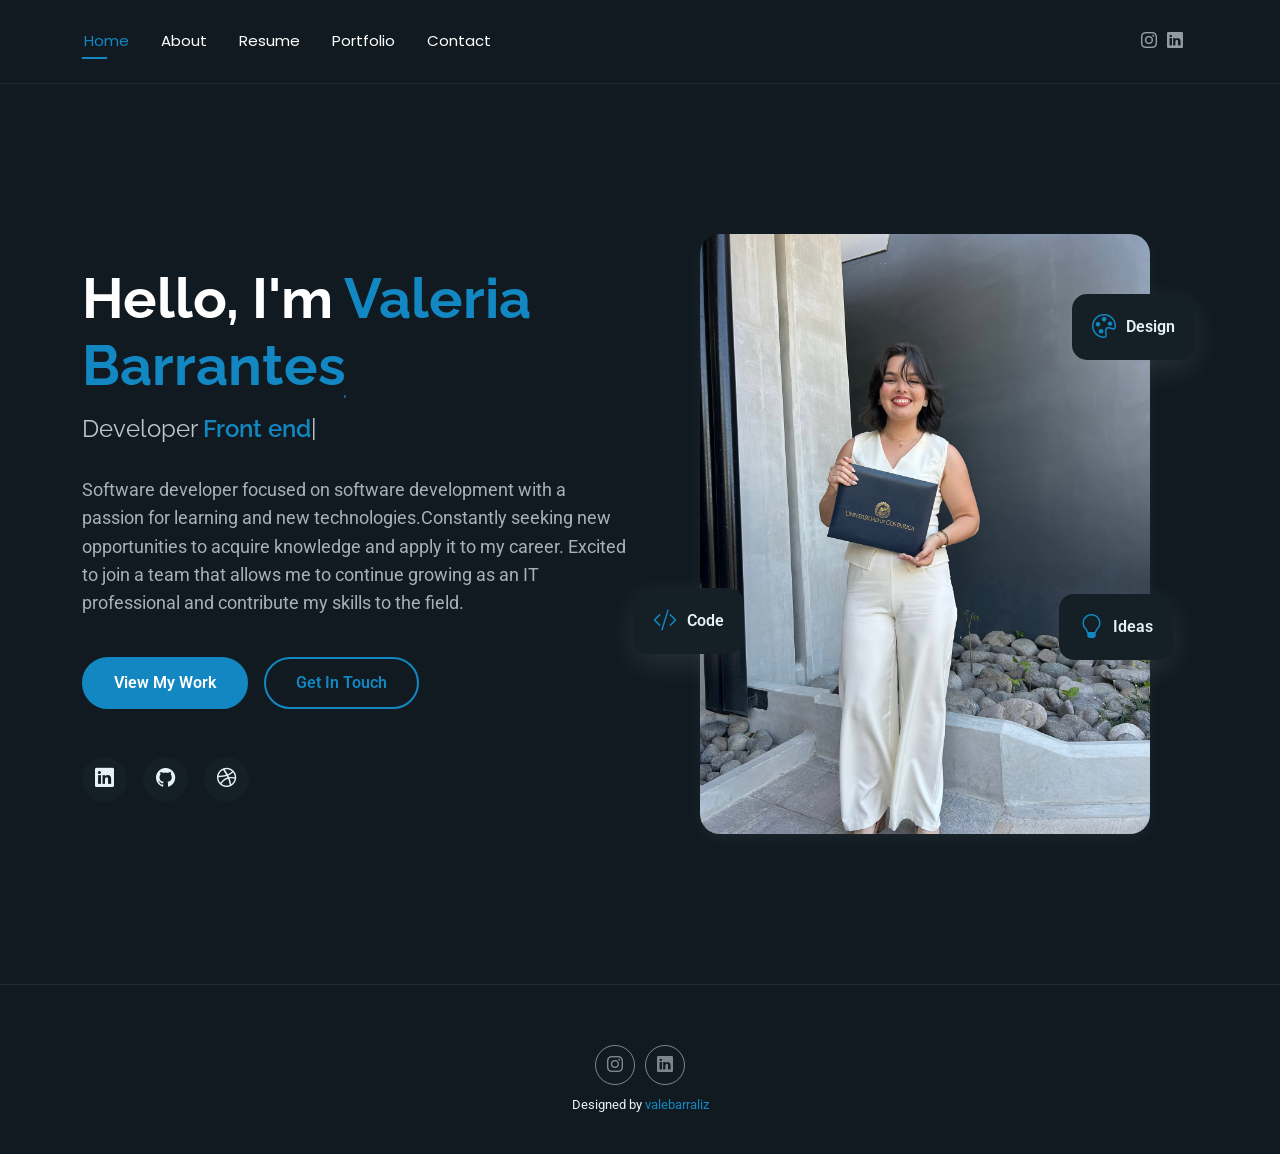
<file: index.html>
<!DOCTYPE html>
<html lang="en">

<head>
  <meta charset="utf-8">
  <meta content="width=device-width, initial-scale=1.0" name="viewport">
  <title>Portfolio Valeria Barrantes</title>
  <meta name="description" content="">
  <meta name="keywords" content="">

  <!-- Favicons -->
  <link href="assets/img/favicon.png" rel="icon">
  <link href="assets/img/apple-touch-icon.png" rel="apple-touch-icon">

  <!-- Fonts -->
  <link href="https://fonts.googleapis.com" rel="preconnect">
  <link href="https://fonts.gstatic.com" rel="preconnect" crossorigin>
  <link
    href="https://fonts.googleapis.com/css2?family=Roboto:ital,wght@0,100;0,300;0,400;0,500;0,700;0,900;1,100;1,300;1,400;1,500;1,700;1,900&family=Poppins:ital,wght@0,100;0,200;0,300;0,400;0,500;0,600;0,700;0,800;0,900;1,100;1,200;1,300;1,400;1,500;1,600;1,700;1,800;1,900&family=Raleway:ital,wght@0,100;0,200;0,300;0,400;0,500;0,600;0,700;0,800;0,900;1,100;1,200;1,300;1,400;1,500;1,600;1,700;1,800;1,900&display=swap"
    rel="stylesheet">

  <!-- Vendor CSS Files -->
  <link href="assets/vendor/bootstrap/css/bootstrap.min.css" rel="stylesheet">
  <link href="assets/vendor/bootstrap-icons/bootstrap-icons.css" rel="stylesheet">
  <link href="assets/vendor/aos/aos.css" rel="stylesheet">
  <link href="assets/vendor/swiper/swiper-bundle.min.css" rel="stylesheet">
  <link href="assets/vendor/glightbox/css/glightbox.min.css" rel="stylesheet">

  <!-- Main CSS File -->
  <link href="assets/css/main.css" rel="stylesheet">

  <!-- =======================================================
  * Template Name: FolioOne
  * Template URL: https://bootstrapmade.com/folioone-bootstrap-portfolio-website-template/
  * Updated: Aug 23 2025 with Bootstrap v5.3.7
  * Author: BootstrapMade.com
  * License: https://bootstrapmade.com/license/
  ======================================================== -->
</head>

<body class="index-page">

  <header id="header" class="header d-flex align-items-center light-background sticky-top">
    <div class="container position-relative d-flex align-items-center justify-content-between">

      <!-- <a href="index.html" class="logo d-flex align-items-center me-auto me-xl-0">
      <img src="assets/img/logo.webp" alt="">
      <h1 class="sitename">FolioOne</h1> 
    </a> -->

      <nav id="navmenu" class="navmenu">
        <ul>
          <li><a href="index.html" class="active">Home</a></li>
          <li><a href="about.html">About</a></li>
          <li><a href="resume.html">Resume</a></li>
          <li><a href="portfolio.html">Portfolio</a></li>
          <li><a href="contact.html">Contact</a></li>
        </ul>
        <i class="mobile-nav-toggle d-xl-none bi bi-list"></i>
      </nav>

      <div class="header-social-links">
        <a href="#" class="instagram"><i class="bi bi-instagram"></i></a>
        <a href="https://www.linkedin.com/in/mar%C3%ADa-valeria-barrantes-lizano-5641b323a/" class="linkedin"><i class="bi bi-linkedin"></i></a>
      </div>

    </div>
  </header>

  <main class="main">

    <!-- Hero Section -->
    <section id="hero" class="hero section">

      <div class="container" data-aos="fade-up" data-aos-delay="100">

        <div class="row gy-4 align-items-center">
          <div class="col-lg-6 order-2 order-lg-1">
            <div class="hero-content">
              <h1 data-aos="fade-up" data-aos-delay="200">Hello, I'm <span class="highlight">Valeria Barrantes</span>
              </h1>
              <h2 data-aos="fade-up" data-aos-delay="300">Developer <span class="typed"
                  data-typed-items=" Front end, QA , UI/UX Designer , IT SUPPORT "></span></h2>
              <p data-aos="fade-up" data-aos-delay="400">Software developer focused on software development with a
                passion for learning and new technologies.Constantly seeking new opportunities to acquire knowledge and apply it to my career. Excited to join a team that
                allows me to continue growing as an IT professional and contribute my skills to the field.</p>
              <div class="hero-actions" data-aos="fade-up" data-aos-delay="500">
                <a href="portfolio.html" class="btn btn-primary">View My Work</a>
                <a href="contact.html" class="btn btn-outline">Get In Touch</a>
              </div>
              <div class="social-links" data-aos="fade-up" data-aos-delay="600">
                <a href="https://www.linkedin.com/in/mar%C3%ADa-valeria-barrantes-lizano-5641b323a/"><i class="bi bi-linkedin"></i></a>
                <a href="#"><i class="bi bi-github"></i></a>
                <a href="#"><i class="bi bi-dribbble"></i></a>
              </div>
            </div>
          </div>
          <div class="col-lg-6 order-1 order-lg-2">
            <div class="hero-image" data-aos="zoom-in" data-aos-delay="300">
              <div class="image-wrapper">
                <img src="assets/img/profile/fotoprofile.jpeg" alt="Sarah Mitchell" class="img-fluid">
                <div class="floating-elements">
                  <div class="floating-card design" data-aos="fade-left" data-aos-delay="700">
                    <i class="bi bi-palette"></i>
                    <span>Design</span>
                  </div>
                  <div class="floating-card code" data-aos="fade-right" data-aos-delay="800">
                    <i class="bi bi-code-slash"></i>
                    <span>Code</span>
                  </div>
                  <div class="floating-card creativity" data-aos="fade-up" data-aos-delay="900">
                    <i class="bi bi-lightbulb"></i>
                    <span>Ideas</span>
                  </div>
                </div>
              </div>
            </div>
          </div>
        </div>

      </div>

    </section><!-- /Hero Section -->

  </main>

  <footer id="footer" class="footer">

    <div class="container">
      <div class="social-links d-flex justify-content-center">
        <a href=""><i class="bi bi-instagram"></i></a>
        <a href="https://www.linkedin.com/in/mar%C3%ADa-valeria-barrantes-lizano-5641b323a/"><i class="bi bi-linkedin"></i></a>
      </div>
      <div class="credits">
        <!-- All the links in the footer should remain intact. -->
        <!-- You can delete the links only if you've purchased the pro version. -->
        <!-- Licensing information: https://bootstrapmade.com/license/ -->
        <!-- Purchase the pro version with working PHP/AJAX contact form: [buy-url] -->
        Designed by <a href="https://bootstrapmade.com/">valebarraliz</a>
      </div>
    </div>

  </footer>

  <!-- Scroll Top -->
  <a href="#" id="scroll-top" class="scroll-top d-flex align-items-center justify-content-center"><i
      class="bi bi-arrow-up-short"></i></a>

  <!-- Preloader -->
  <div id="preloader"></div>

  <!-- Vendor JS Files -->
  <script src="assets/vendor/bootstrap/js/bootstrap.bundle.min.js"></script>
  <script src="assets/vendor/php-email-form/validate.js"></script>
  <script src="assets/vendor/aos/aos.js"></script>
  <script src="assets/vendor/typed.js/typed.umd.js"></script>
  <script src="assets/vendor/waypoints/noframework.waypoints.js"></script>
  <script src="assets/vendor/purecounter/purecounter_vanilla.js"></script>
  <script src="assets/vendor/swiper/swiper-bundle.min.js"></script>
  <script src="assets/vendor/imagesloaded/imagesloaded.pkgd.min.js"></script>
  <script src="assets/vendor/isotope-layout/isotope.pkgd.min.js"></script>
  <script src="assets/vendor/glightbox/js/glightbox.min.js"></script>

  <!-- Main JS File -->
  <script src="assets/js/main.js"></script>

</body>

</html>
</file>
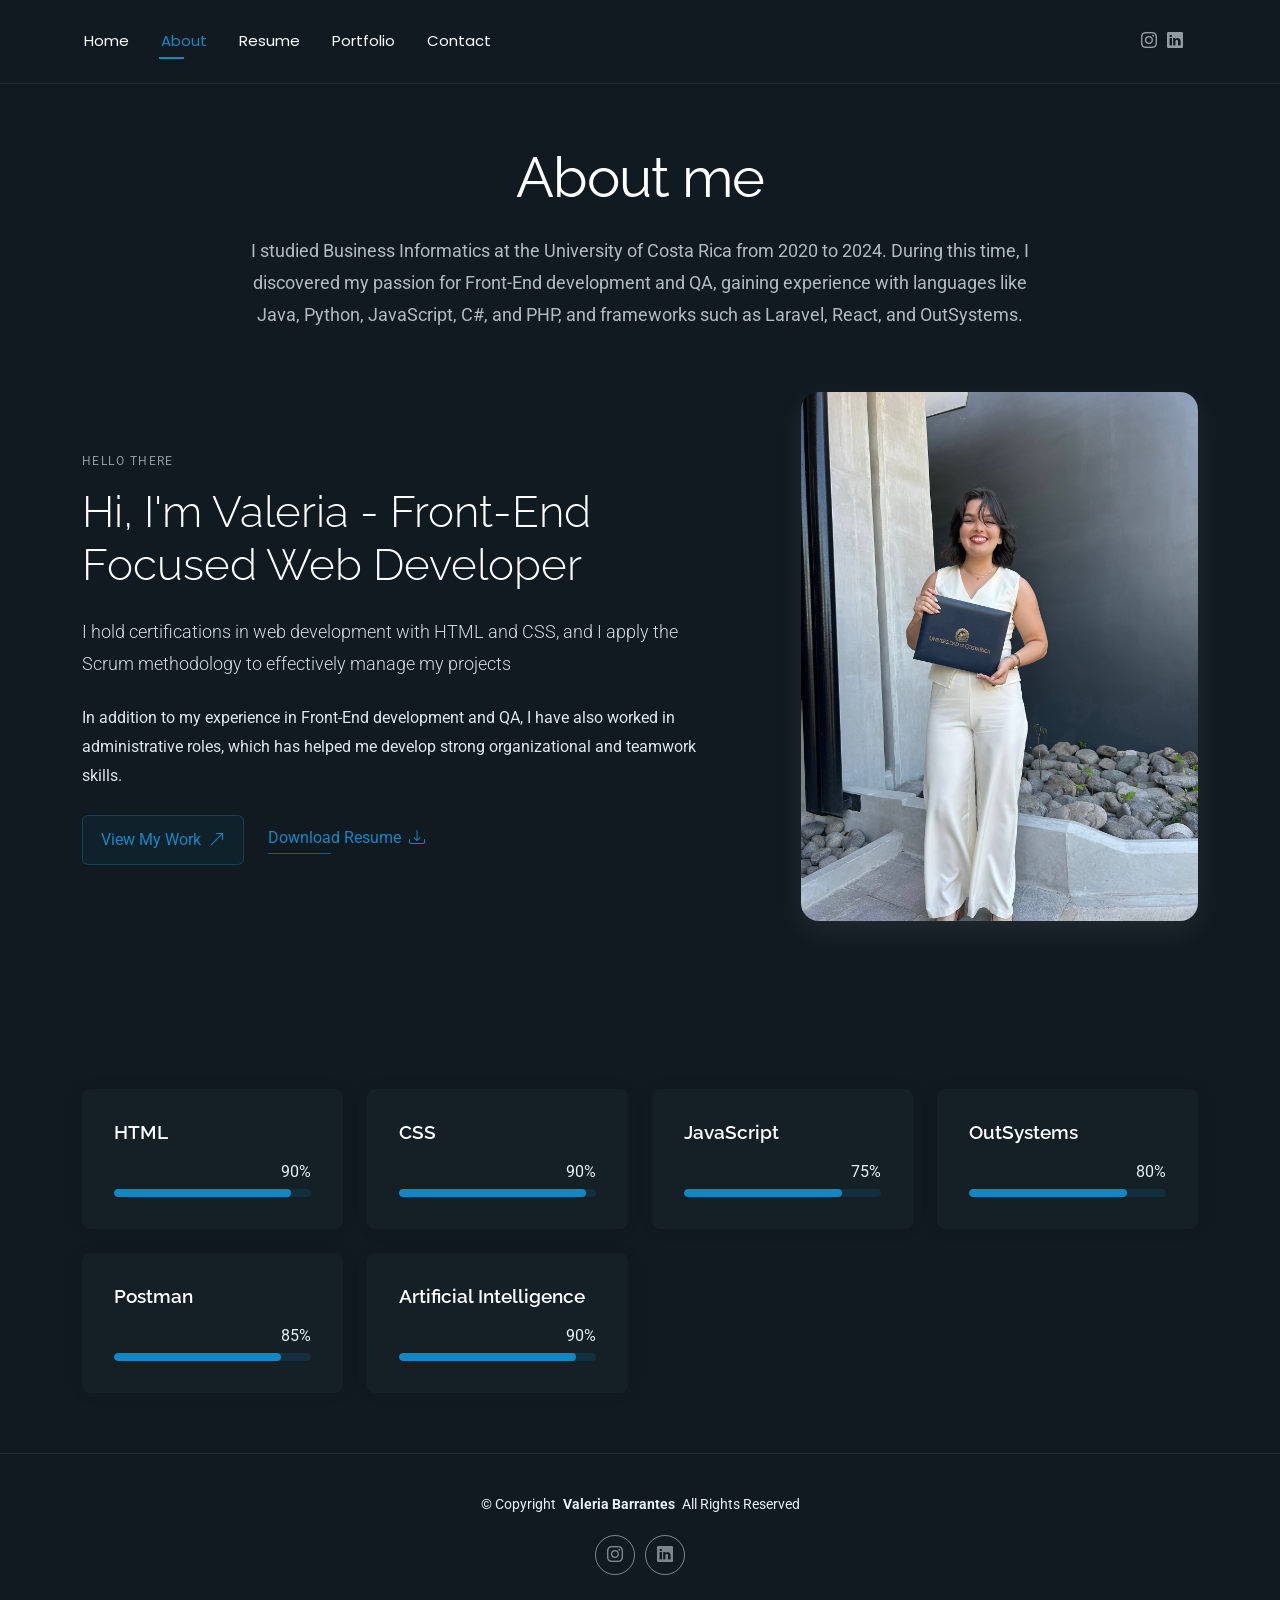
<file: about.html>
<!DOCTYPE html>
<html lang="en">

<head>
  <meta charset="utf-8">
  <meta content="width=device-width, initial-scale=1.0" name="viewport">
  <title>Portfolio Valeria Barrantes</title>
  <meta name="description" content="">
  <meta name="keywords" content="">

  <!-- Favicons -->
  <link href="assets/img/favicon.png" rel="icon">
  <link href="assets/img/apple-touch-icon.png" rel="apple-touch-icon">

  <!-- Fonts -->
  <link href="https://fonts.googleapis.com" rel="preconnect">
  <link href="https://fonts.gstatic.com" rel="preconnect" crossorigin>
  <link
    href="https://fonts.googleapis.com/css2?family=Roboto:ital,wght@0,100;0,300;0,400;0,500;0,700;0,900;1,100;1,300;1,400;1,500;1,700;1,900&family=Poppins:ital,wght@0,100;0,200;0,300;0,400;0,500;0,600;0,700;0,800;0,900;1,100;1,200;1,300;1,400;1,500;1,600;1,700;1,800;1,900&family=Raleway:ital,wght@0,100;0,200;0,300;0,400;0,500;0,600;0,700;0,800;0,900;1,100;1,200;1,300;1,400;1,500;1,600;1,700;1,800;1,900&display=swap"
    rel="stylesheet">

  <!-- Vendor CSS Files -->
  <link href="assets/vendor/bootstrap/css/bootstrap.min.css" rel="stylesheet">
  <link href="assets/vendor/bootstrap-icons/bootstrap-icons.css" rel="stylesheet">
  <link href="assets/vendor/aos/aos.css" rel="stylesheet">
  <link href="assets/vendor/swiper/swiper-bundle.min.css" rel="stylesheet">
  <link href="assets/vendor/glightbox/css/glightbox.min.css" rel="stylesheet">

  <!-- Main CSS File -->
  <link href="assets/css/main.css" rel="stylesheet">

  <!-- =======================================================
  * Template Name: FolioOne
  * Template URL: https://bootstrapmade.com/folioone-bootstrap-portfolio-website-template/
  * Updated: Aug 23 2025 with Bootstrap v5.3.7
  * Author: BootstrapMade.com
  * License: https://bootstrapmade.com/license/
  ======================================================== -->
</head>

<body class="about-page">

  <header id="header" class="header d-flex align-items-center light-background sticky-top">
    <div class="container position-relative d-flex align-items-center justify-content-between">

      <!-- <a href="index.html" class="logo d-flex align-items-center me-auto me-xl-0">
      <img src="assets/img/logo.webp" alt="">
      <h1 class="sitename">FolioOne</h1> 
    </a> -->

      <nav id="navmenu" class="navmenu">
        <ul>
          <li><a href="index.html">Home</a></li>
          <li><a href="about.html" class="active">About</a></li>
          <li><a href="resume.html">Resume</a></li>
          <li><a href="portfolio.html">Portfolio</a></li>
          <li><a href="contact.html">Contact</a></li>
        </ul>
        <i class="mobile-nav-toggle d-xl-none bi bi-list"></i>
      </nav>

      <div class="header-social-links">
        <a href="#" class="instagram"><i class="bi bi-instagram"></i></a>
        <a href="https://www.linkedin.com/in/mar%C3%ADa-valeria-barrantes-lizano-5641b323a/" class="linkedin"><i
            class="bi bi-linkedin"></i></a>
      </div>

    </div>
  </header>

  <main class="main">

    <!-- About Section -->
    <section id="about" class="about section">

      <!-- Section Title -->
      <div class="container section-title" data-aos="fade-up">
        <h2>About me</h2>
        <p>I studied Business Informatics at the University of Costa Rica from 2020 to 2024. During this time, I
          discovered my passion for Front-End development and QA, gaining experience with languages like Java, Python,
          JavaScript, C#, and PHP, and frameworks such as Laravel, React, and OutSystems.</p>
      </div><!-- End Section Title -->

      <div class="container" data-aos="fade-up" data-aos-delay="100">

        <!-- Intro + Photo -->
        <div class="row align-items-center justify-content-between gy-5 mb-5">
          <div class="col-lg-7" data-aos="fade-right" data-aos-delay="150">
            <div class="intro-content">
              <span class="eyebrow">Hello there</span>
              <h2 class="headline">Hi, I'm Valeria - Front-End Focused Web Developer</h2>
              <p class="lead">
                I hold certifications in web development with HTML and CSS, and I apply the Scrum methodology to
                effectively manage my projects
              </p>
              <p>
                In addition to my experience in Front-End development and QA, I have also worked in administrative
                roles, which has helped me develop strong organizational and teamwork skills.
              </p>

              <div class="cta-group">
                <a href="portfolio.html" class="btn-ghost">
                  View My Work <i class="bi bi-arrow-up-right"></i>
                </a>
                <a href="https://drive.google.com/drive/folders/175TOWBfy6tlUDNVs8IAj7yURMh4tkR0g?usp=sharing"
                  class="link-underline">
                  Download Resume <i class="bi bi-download"></i>
                </a>
              </div>
            </div>
          </div>

          <div class="col-lg-5" data-aos="zoom-in" data-aos-delay="250">
            <figure class="profile-figure text-center text-lg-end">
              <img src="assets/img/profile/fotoprofile.jpeg" alt="Portrait of Alex" class="img-fluid profile-photo">
            </figure>
          </div>
        </div>
        <!-- End Intro + Photo -->

      </div>

    </section><!-- /About Section -->

    <!-- Skills Section -->
    <section id="skills" class="skills section">

      <div class="container" data-aos="fade-up" data-aos-delay="100">

        <div class="row g-4 skills-animation">

          <div class="col-md-6 col-lg-3" data-aos="fade-up" data-aos-delay="100">
            <div class="skill-box">
              <h3>HTML</h3>
              <span class="text-end d-block">90%</span>
              <div class="progress">
                <div class="progress-bar" role="progressbar" aria-valuenow="90" aria-valuemin="0" aria-valuemax="100">
                </div>
              </div>
            </div>
          </div>

          <div class="col-md-6 col-lg-3" data-aos="fade-up" data-aos-delay="200">
            <div class="skill-box">
              <h3>CSS</h3>
              <span class="text-end d-block">90%</span>
              <div class="progress">
                <div class="progress-bar" role="progressbar" aria-valuenow="95" aria-valuemin="0" aria-valuemax="100">
                </div>
              </div>
            </div>
          </div>

          <div class="col-md-6 col-lg-3" data-aos="fade-up" data-aos-delay="300">
            <div class="skill-box">
              <h3>JavaScript</h3>
              <span class="text-end d-block">75%</span>
              <div class="progress">
                <div class="progress-bar" role="progressbar" aria-valuenow="80" aria-valuemin="0" aria-valuemax="100">
                </div>
              </div>
            </div>
          </div>

          <div class="col-md-6 col-lg-3" data-aos="fade-up" data-aos-delay="300">
            <div class="skill-box">
              <h3>OutSystems</h3>
              <span class="text-end d-block">80%</span>
              <div class="progress">
                <div class="progress-bar" role="progressbar" aria-valuenow="80" aria-valuemin="0" aria-valuemax="100">
                </div>
              </div>
            </div>
          </div>

          <div class="col-md-6 col-lg-3" data-aos="fade-up" data-aos-delay="400">
            <div class="skill-box">
              <h3>Postman</h3>
              <span class="text-end d-block">85%</span>
              <div class="progress">
                <div class="progress-bar" role="progressbar" aria-valuenow="85" aria-valuemin="0" aria-valuemax="100">
                </div>
              </div>
            </div>
          </div>

          <div class="col-md-6 col-lg-3" data-aos="fade-up" data-aos-delay="500">
            <div class="skill-box">
              <h3>Artificial Intelligence</h3>
              <span class="text-end d-block">90%</span>
              <div class="progress">
                <div class="progress-bar" role="progressbar" aria-valuenow="90" aria-valuemin="0" aria-valuemax="100">
                </div>
              </div>
            </div>
          </div>

        </div><!-- End row -->

      </div><!-- End container -->

    </section><!-- /Skills Section -->

  </main>

  <footer id="footer" class="footer">

    <div class="container">
      <div class="copyright text-center ">
        <p>© <span>Copyright</span> <strong class="px-1 sitename">Valeria Barrantes</strong> <span>All Rights
            Reserved<br></span>
        </p>
      </div>
      <div class="social-links d-flex justify-content-center">
        <a href=""><i class="bi bi-instagram"></i></a>
        <a href="https://www.linkedin.com/in/mar%C3%ADa-valeria-barrantes-lizano-5641b323a/"><i
            class="bi bi-linkedin"></i></a>
      </div>
      <div class="credits">
        <!-- All the links in the footer should remain intact. -->
        <!-- You can delete the links only if you've purchased the pro version. -->
        <!-- Licensing information: https://bootstrapmade.com/license/ -->
        <!-- Purchase the pro version with working PHP/AJAX contact form: [buy-url] -->
      </div>
    </div>

  </footer>

  <!-- Scroll Top -->
  <a href="#" id="scroll-top" class="scroll-top d-flex align-items-center justify-content-center"><i
      class="bi bi-arrow-up-short"></i></a>

  <!-- Preloader -->
  <div id="preloader"></div>

  <!-- Vendor JS Files -->
  <script src="assets/vendor/bootstrap/js/bootstrap.bundle.min.js"></script>
  <script src="assets/vendor/php-email-form/validate.js"></script>
  <script src="assets/vendor/aos/aos.js"></script>
  <script src="assets/vendor/typed.js/typed.umd.js"></script>
  <script src="assets/vendor/waypoints/noframework.waypoints.js"></script>
  <script src="assets/vendor/purecounter/purecounter_vanilla.js"></script>
  <script src="assets/vendor/swiper/swiper-bundle.min.js"></script>
  <script src="assets/vendor/imagesloaded/imagesloaded.pkgd.min.js"></script>
  <script src="assets/vendor/isotope-layout/isotope.pkgd.min.js"></script>
  <script src="assets/vendor/glightbox/js/glightbox.min.js"></script>

  <!-- Main JS File -->
  <script src="assets/js/main.js"></script>

</body>

</html>
</file>
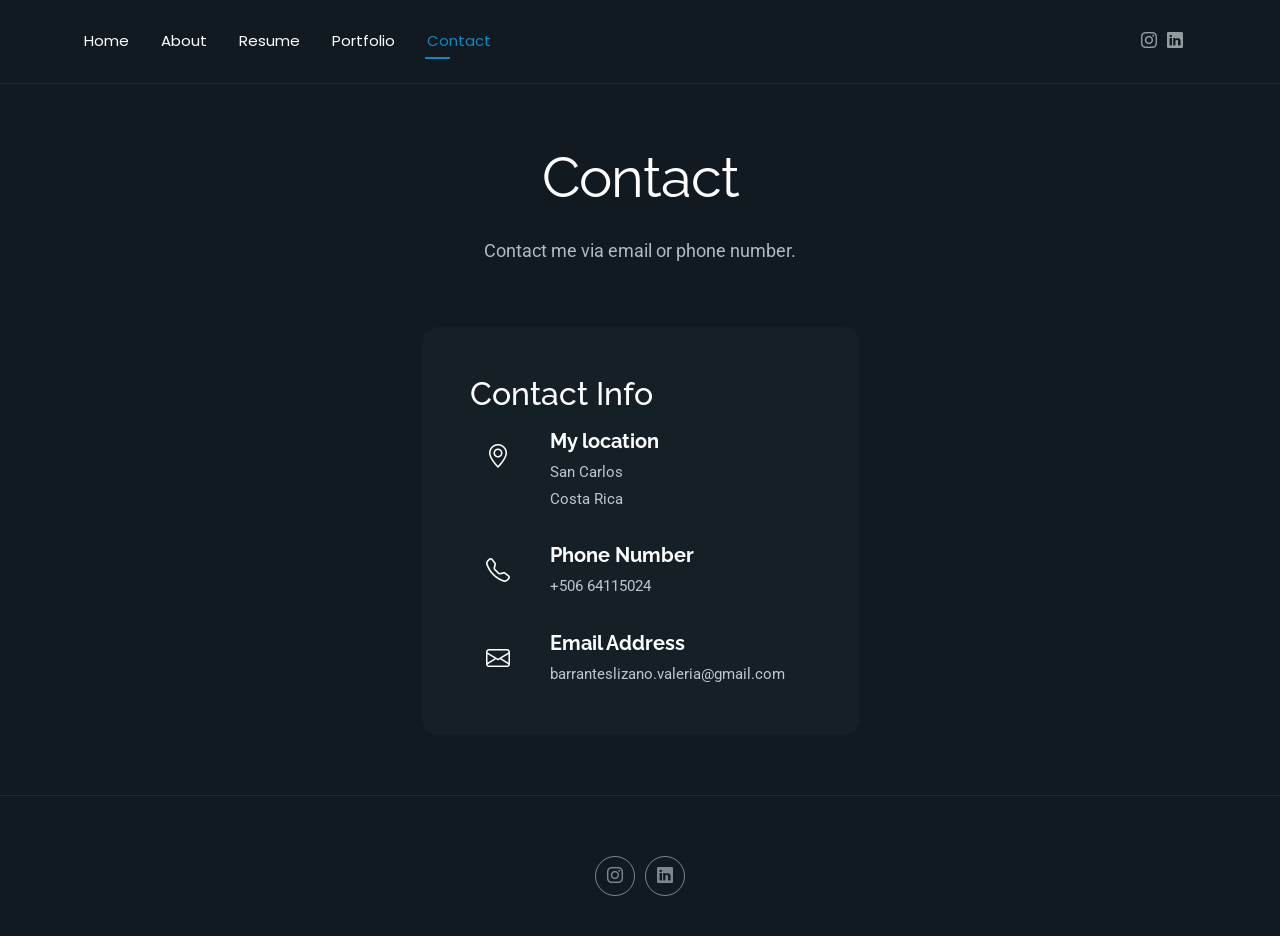
<file: contact.html>
<!DOCTYPE html>
<html lang="en">

<head>
  <meta charset="utf-8">
  <meta content="width=device-width, initial-scale=1.0" name="viewport">
  <title>Portfolio Valeria Barrantes</title>
  <meta name="description" content="">
  <meta name="keywords" content="">

  <!-- Favicons -->
  <link href="assets/img/favicon.png" rel="icon">
  <link href="assets/img/apple-touch-icon.png" rel="apple-touch-icon">

  <!-- Fonts -->
  <link href="https://fonts.googleapis.com" rel="preconnect">
  <link href="https://fonts.gstatic.com" rel="preconnect" crossorigin>
  <link
    href="https://fonts.googleapis.com/css2?family=Roboto:ital,wght@0,100;0,300;0,400;0,500;0,700;0,900;1,100;1,300;1,400;1,500;1,700;1,900&family=Poppins:ital,wght@0,100;0,200;0,300;0,400;0,500;0,600;0,700;0,800;0,900;1,100;1,200;1,300;1,400;1,500;1,600;1,700;1,800;1,900&family=Raleway:ital,wght@0,100;0,200;0,300;0,400;0,500;0,600;0,700;0,800;0,900;1,100;1,200;1,300;1,400;1,500;1,600;1,700;1,800;1,900&display=swap"
    rel="stylesheet">

  <!-- Vendor CSS Files -->
  <link href="assets/vendor/bootstrap/css/bootstrap.min.css" rel="stylesheet">
  <link href="assets/vendor/bootstrap-icons/bootstrap-icons.css" rel="stylesheet">
  <link href="assets/vendor/aos/aos.css" rel="stylesheet">
  <link href="assets/vendor/swiper/swiper-bundle.min.css" rel="stylesheet">
  <link href="assets/vendor/glightbox/css/glightbox.min.css" rel="stylesheet">

  <!-- Main CSS File -->
  <link href="assets/css/main.css" rel="stylesheet">

  <!-- =======================================================
  * Template Name: FolioOne
  * Template URL: https://bootstrapmade.com/folioone-bootstrap-portfolio-website-template/
  * Updated: Aug 23 2025 with Bootstrap v5.3.7
  * Author: BootstrapMade.com
  * License: https://bootstrapmade.com/license/
  ======================================================== -->
</head>

<body class="contact-page">

  <header id="header" class="header d-flex align-items-center light-background sticky-top">
    <div class="container position-relative d-flex align-items-center justify-content-between">

      <!-- <a href="index.html" class="logo d-flex align-items-center me-auto me-xl-0">
      <img src="assets/img/logo.webp" alt="">
      <h1 class="sitename">FolioOne</h1> 
    </a> -->

      <nav id="navmenu" class="navmenu">
        <ul>
          <li><a href="index.html">Home</a></li>
          <li><a href="about.html">About</a></li>
          <li><a href="resume.html">Resume</a></li>
          <li><a href="portfolio.html">Portfolio</a></li>
          <li><a href="contact.html" class="active">Contact</a></li>
        </ul>
        <i class="mobile-nav-toggle d-xl-none bi bi-list"></i>
      </nav>

      <div class="header-social-links">
        <a href="#" class="instagram"><i class="bi bi-instagram"></i></a>
        <a href="https://www.linkedin.com/in/mar%C3%ADa-valeria-barrantes-lizano-5641b323a/" class="linkedin"><i class="bi bi-linkedin"></i></a>
      </div>

    </div>
  </header>

  <main class="main">

    <!-- Contact Section -->
    <section id="contact" class="contact section">

      <!-- Section Title -->
      <div class="container section-title" data-aos="fade-up">
        <h2>Contact</h2>
        <p>Contact me via email or phone number.</p>
      </div><!-- End Section Title -->

      <div class="container" data-aos="fade-up" data-aos-delay="100">

        <div class="row g-4 g-lg-5 justify-content-center">
          <div class="col-lg-5 mx-auto">
            <div class="info-box" data-aos="fade-up" data-aos-delay="200">
              <h3>Contact Info</h3>

              <div class="info-item" data-aos="fade-up" data-aos-delay="300">
                <div class="icon-box">
                  <i class="bi bi-geo-alt"></i>
                </div>
                <div class="content">
                  <h4>My location</h4>
                  <p>San Carlos</p>
                  <p>Costa Rica</p>
                </div>
              </div>

              <div class="info-item" data-aos="fade-up" data-aos-delay="400">
                <div class="icon-box">
                  <i class="bi bi-telephone"></i>
                </div>
                <div class="content">
                  <h4>Phone Number</h4>
                  <p>+506 64115024</p>
                </div>
              </div>

              <div class="info-item" data-aos="fade-up" data-aos-delay="500">
                <div class="icon-box">
                  <i class="bi bi-envelope"></i>
                </div>
                <div class="content">
                  <h4>Email Address</h4>
                  <p>barranteslizano.valeria@gmail.com</p>
                </div>
              </div>
            </div>
          </div>

  </main>

  <footer id="footer" class="footer">

    <div class="container">
      <div class="social-links d-flex justify-content-center">
        <a href=""><i class="bi bi-instagram"></i></a>
        <a href="https://www.linkedin.com/in/mar%C3%ADa-valeria-barrantes-lizano-5641b323a/"><i class="bi bi-linkedin"></i></a>
      </div>
    </div>

  </footer>

  <!-- Scroll Top -->
  <a href="#" id="scroll-top" class="scroll-top d-flex align-items-center justify-content-center"><i
      class="bi bi-arrow-up-short"></i></a>

  <!-- Preloader -->
  <div id="preloader"></div>

  <!-- Vendor JS Files -->
  <script src="assets/vendor/bootstrap/js/bootstrap.bundle.min.js"></script>
  <script src="assets/vendor/php-email-form/validate.js"></script>
  <script src="assets/vendor/aos/aos.js"></script>
  <script src="assets/vendor/typed.js/typed.umd.js"></script>
  <script src="assets/vendor/waypoints/noframework.waypoints.js"></script>
  <script src="assets/vendor/purecounter/purecounter_vanilla.js"></script>
  <script src="assets/vendor/swiper/swiper-bundle.min.js"></script>
  <script src="assets/vendor/imagesloaded/imagesloaded.pkgd.min.js"></script>
  <script src="assets/vendor/isotope-layout/isotope.pkgd.min.js"></script>
  <script src="assets/vendor/glightbox/js/glightbox.min.js"></script>

  <!-- Main JS File -->
  <script src="assets/js/main.js"></script>

</body>

</html>
</file>
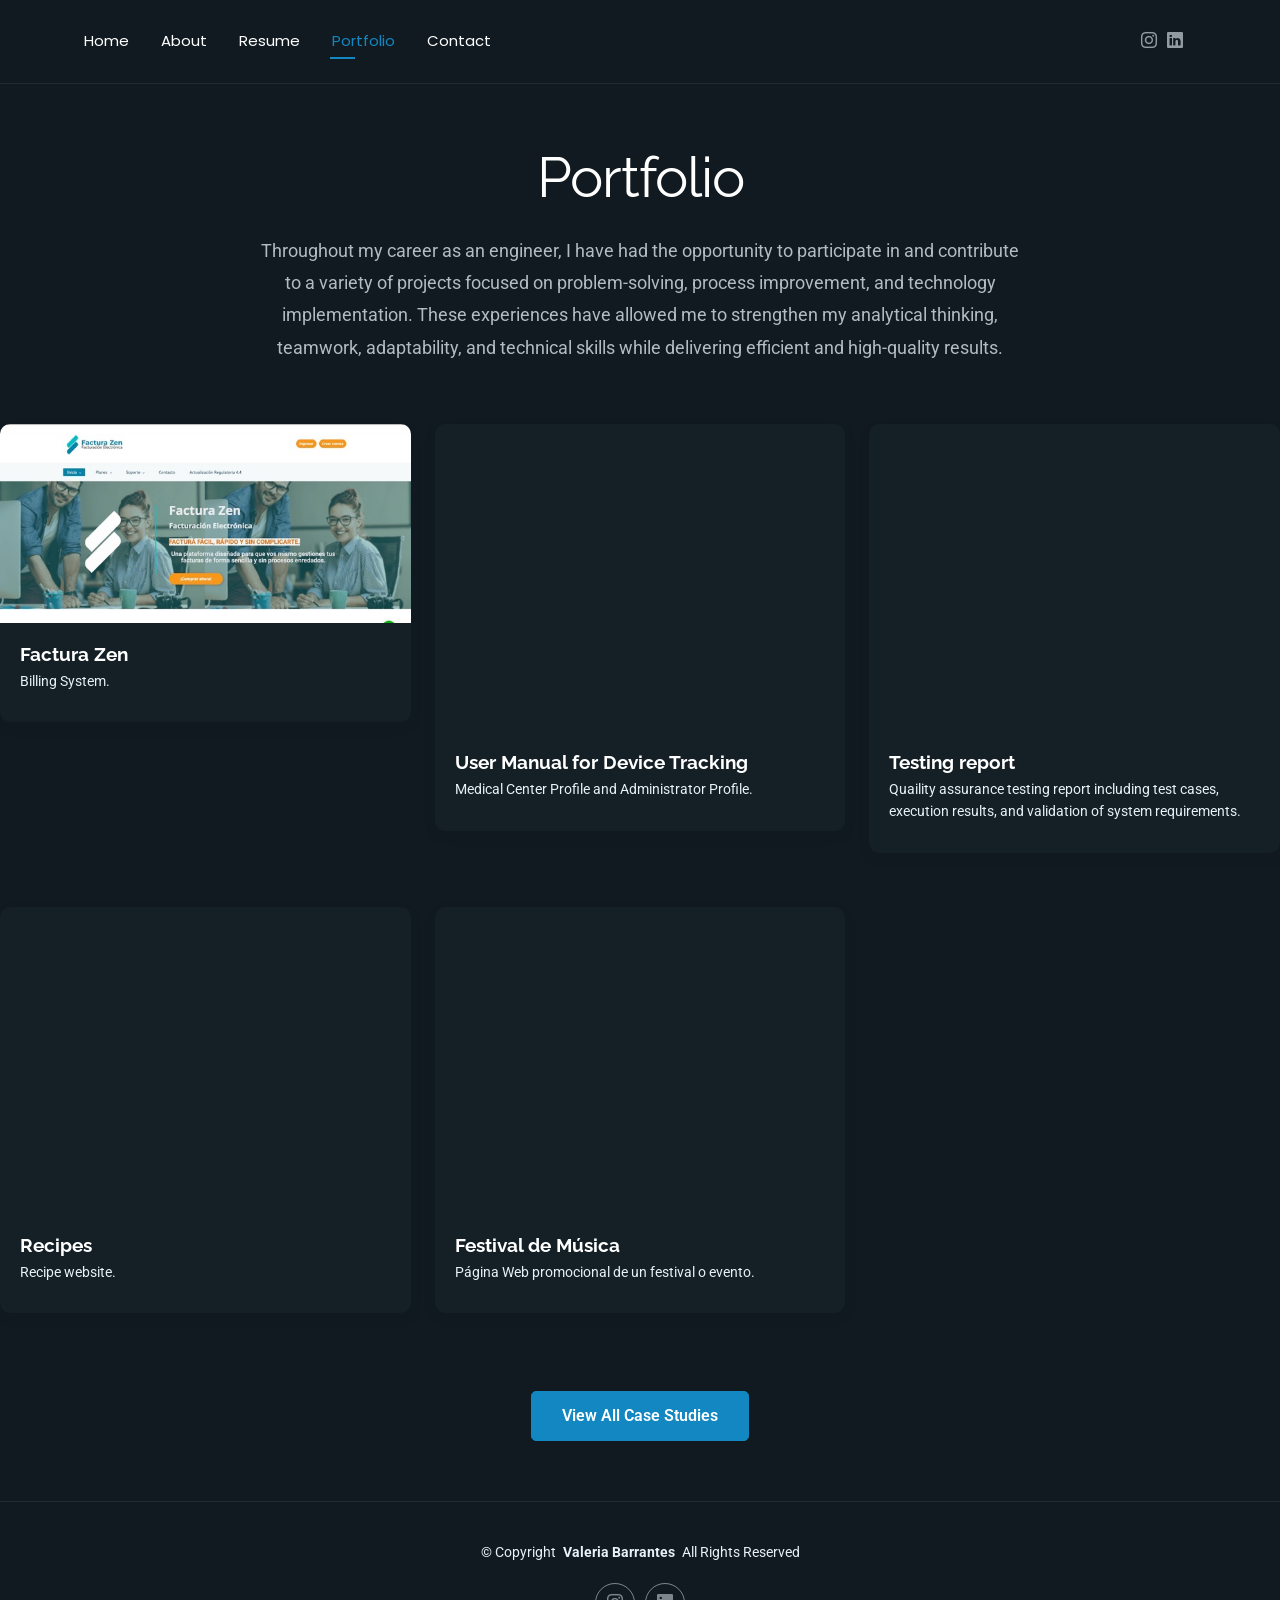
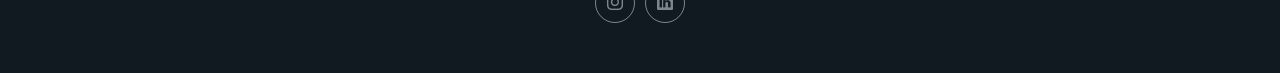
<file: portfolio.html>
<!DOCTYPE html>
<html lang="en">

<head>
  <meta charset="utf-8">
  <meta content="width=device-width, initial-scale=1.0" name="viewport">
  <title>Portfolio Valeria Barrantes</title>
  <meta name="description" content="">
  <meta name="keywords" content="">

  <!-- Favicons -->
  <link href="assets/img/favicon.png" rel="icon">
  <link href="assets/img/apple-touch-icon.png" rel="apple-touch-icon">

  <!-- Fonts -->
  <link href="https://fonts.googleapis.com" rel="preconnect">
  <link href="https://fonts.gstatic.com" rel="preconnect" crossorigin>
  <link
    href="https://fonts.googleapis.com/css2?family=Roboto:ital,wght@0,100;0,300;0,400;0,500;0,700;0,900;1,100;1,300;1,400;1,500;1,700;1,900&family=Poppins:ital,wght@0,100;0,200;0,300;0,400;0,500;0,600;0,700;0,800;0,900;1,100;1,200;1,300;1,400;1,500;1,600;1,700;1,800;1,900&family=Raleway:ital,wght@0,100;0,200;0,300;0,400;0,500;0,600;0,700;0,800;0,900;1,100;1,200;1,300;1,400;1,500;1,600;1,700;1,800;1,900&display=swap"
    rel="stylesheet">

  <!-- Vendor CSS Files -->
  <link href="assets/vendor/bootstrap/css/bootstrap.min.css" rel="stylesheet">
  <link href="assets/vendor/bootstrap-icons/bootstrap-icons.css" rel="stylesheet">
  <link href="assets/vendor/aos/aos.css" rel="stylesheet">
  <link href="assets/vendor/swiper/swiper-bundle.min.css" rel="stylesheet">
  <link href="assets/vendor/glightbox/css/glightbox.min.css" rel="stylesheet">

  <!-- Main CSS File -->
  <link href="assets/css/main.css" rel="stylesheet">

  <!-- =======================================================
  * Template Name: FolioOne
  * Template URL: https://bootstrapmade.com/folioone-bootstrap-portfolio-website-template/
  * Updated: Aug 23 2025 with Bootstrap v5.3.7
  * Author: BootstrapMade.com
  * License: https://bootstrapmade.com/license/
  ======================================================== -->
</head>

<body class="portfolio-page">

  <header id="header" class="header d-flex align-items-center light-background sticky-top">
    <div class="container position-relative d-flex align-items-center justify-content-between">

      <!-- <a href="index.html" class="logo d-flex align-items-center me-auto me-xl-0">
      <img src="assets/img/logo.webp" alt="">
      <h1 class="sitename">FolioOne</h1> 
    </a> -->

      <nav id="navmenu" class="navmenu">
        <ul>
          <li><a href="index.html">Home</a></li>
          <li><a href="about.html">About</a></li>
          <li><a href="resume.html">Resume</a></li>
          <li><a href="portfolio.html" class="active">Portfolio</a></li>
          <li><a href="contact.html">Contact</a></li>
        </ul>
        <i class="mobile-nav-toggle d-xl-none bi bi-list"></i>
      </nav>

      <div class="header-social-links">
        <a href="#" class="instagram"><i class="bi bi-instagram"></i></a>
        <a href="https://www.linkedin.com/in/mar%C3%ADa-valeria-barrantes-lizano-5641b323a/" class="linkedin"><i
            class="bi bi-linkedin"></i></a>
      </div>

    </div>
  </header>

  <main class="main">

    <!-- Portfolio Section -->
    <section id="portfolio" class="portfolio section">

      <!-- Section Title -->
      <div class="container section-title" data-aos="fade-up">
        <h2>Portfolio</h2>
        <p>Throughout my career as an engineer, I have had the opportunity to participate in and
          contribute to a variety of projects focused on problem-solving, process improvement,
          and technology implementation. These experiences have allowed me to strengthen my analytical thinking,
          teamwork, adaptability, and technical skills while delivering efficient and high-quality results.</p>
      </div><!-- End Section Title -->

      <div class="row gy-4 isotope-container" data-aos="fade-up" data-aos-delay="300">
        <div class="col-lg-4 col-md-6 portfolio-item isotope-item filter-strategy">
          <div class="portfolio-card">
            <div class="portfolio-img">
              <img src="assets/img/portfolio/factura.jpeg" alt="Factura Zen" width="100%" height="300" style="border:0;">
              <div class="portfolio-overlay">
                <a href="https://www.facturazen.com/planes" target="_blank" class="portfolio-details-link">
                  <i class="bi bi-link"></i>
                </a>
              </div>
            </div>
            <div class="portfolio-info">
              <h4>Factura Zen</h4>
              <p>Billing System.</p>
            </div>
          </div>
        </div>

        <div class="col-lg-4 col-md-6 portfolio-item isotope-item filter-strategy">
          <div class="portfolio-card">
            <div class="portfolio-img">
              <iframe src="https://docs.google.com/document/d/197NwBoOhIZEEohx6-vsRuwO03bbCLBH0/preview" width="100%"
                height="300" style="border:0;">
              </iframe>
              <div class="portfolio-overlay">
                <a href="https://docs.google.com/document/d/197NwBoOhIZEEohx6-vsRuwO03bbCLBH0/edit" target="_blank"
                  class="portfolio-details-link">
                  <i class="bi bi-link"></i>
                </a>
              </div>
            </div>
            <div class="portfolio-info">
              <h4>User Manual for Device Tracking</h4>
              <p>Medical Center Profile and Administrator Profile.</p>
            </div>
          </div>
        </div>

        <div class="col-lg-4 col-md-6 portfolio-item isotope-item filter-strategy">
          <div class="portfolio-card">
            <div class="portfolio-img">
              <iframe
                src="https://docs.google.com/document/d/1LYbAOR9tb07-uFIvcYk5hekPswPZZQZu/edit?usp=sharing&ouid=115870421260288176667&rtpof=true&sd=true/preview"
                width="100%" height="300" style="border:0;">
              </iframe>
              <div class="portfolio-overlay">
                <a href="https://docs.google.com/document/d/1LYbAOR9tb07-uFIvcYk5hekPswPZZQZu/edit?usp=sharing&ouid=115870421260288176667&rtpof=true&sd=true"
                  target="_blank" class="portfolio-details-link">
                  <i class="bi bi-link"></i>
                </a>
              </div>
            </div>
            <div class="portfolio-info">
              <h4>Testing report</h4>
              <p>Quaility assurance testing report including test cases, execution results, and validation of system
                requirements.</p>
            </div>
          </div>
        </div>

        <div class="col-lg-4 col-md-6 portfolio-item isotope-item filter-strategy">
          <div class="portfolio-card">
            <div class="portfolio-img">
              <iframe src="https://valebarraliz.github.io/RecipesPage/" width="100%" height="300" style="border:0;">
              </iframe>
              <div class="portfolio-overlay">
                <a href="https://valebarraliz.github.io/RecipesPage/" target="_blank" class="portfolio-details-link">
                  <i class="bi bi-link"></i>
                </a>
              </div>
            </div>
            <div class="portfolio-info">
              <h4>Recipes</h4>
              <p>Recipe website.</p>
            </div>
          </div>
        </div>

        <div class="col-lg-4 col-md-6 portfolio-item isotope-item filter-strategy">
          <div class="portfolio-card">
            <div class="portfolio-img">
              <iframe src="https://valebarraliz.github.io/FestivalDeMusica/" width="100%" height="300"
                style="border:0;">
              </iframe>
              <div class="portfolio-overlay">
                <a href="https://valebarraliz.github.io/FestivalDeMusica/" target="_blank"
                  class="portfolio-details-link">
                  <i class="bi bi-link"></i>
                </a>
              </div>
            </div>
            <div class="portfolio-info">
              <h4>Festival de Música</h4>
              <p>Página Web promocional de un festival o evento.</p>
            </div>
          </div>
        </div>

      </div><!-- End Portfolio Items Container -->

      </div>

      <div class="text-center mt-5" data-aos="fade-up" data-aos-delay="400">
        <a href="#portfolio" class="btn btn-primary">View All Case Studies</a>
      </div>

      </div>

    </section><!-- /Portfolio Section -->

  </main>

  <footer id="footer" class="footer">

    <div class="container">
      <div class="copyright text-center ">
        <p>© <span>Copyright</span> <strong class="px-1 sitename">Valeria Barrantes</strong> <span>All Rights
            Reserved<br></span></p>
      </div>
      <div class="social-links d-flex justify-content-center">
        <a href=""><i class="bi bi-instagram"></i></a>
        <a href="https://www.linkedin.com/in/mar%C3%ADa-valeria-barrantes-lizano-5641b323a/"><i
            class="bi bi-linkedin"></i></a>
      </div>
      <div class="credits">
        <!-- All the links in the footer should remain intact. -->
        <!-- You can delete the links only if you've purchased the pro version. -->
        <!-- Licensing information: https://bootstrapmade.com/license/ -->
        <!-- Purchase the pro version with working PHP/AJAX contact form: [buy-url] -->
      </div>
    </div>

  </footer>

  <!-- Scroll Top -->
  <a href="#" id="scroll-top" class="scroll-top d-flex align-items-center justify-content-center"><i
      class="bi bi-arrow-up-short"></i></a>

  <!-- Preloader -->
  <div id="preloader"></div>

  <!-- Vendor JS Files -->
  <script src="assets/vendor/bootstrap/js/bootstrap.bundle.min.js"></script>
  <script src="assets/vendor/php-email-form/validate.js"></script>
  <script src="assets/vendor/aos/aos.js"></script>
  <script src="assets/vendor/typed.js/typed.umd.js"></script>
  <script src="assets/vendor/waypoints/noframework.waypoints.js"></script>
  <script src="assets/vendor/purecounter/purecounter_vanilla.js"></script>
  <script src="assets/vendor/swiper/swiper-bundle.min.js"></script>
  <script src="assets/vendor/imagesloaded/imagesloaded.pkgd.min.js"></script>
  <script src="assets/vendor/isotope-layout/isotope.pkgd.min.js"></script>
  <script src="assets/vendor/glightbox/js/glightbox.min.js"></script>

  <!-- Main JS File -->
  <script src="assets/js/main.js"></script>

</body>

</html>
</file>
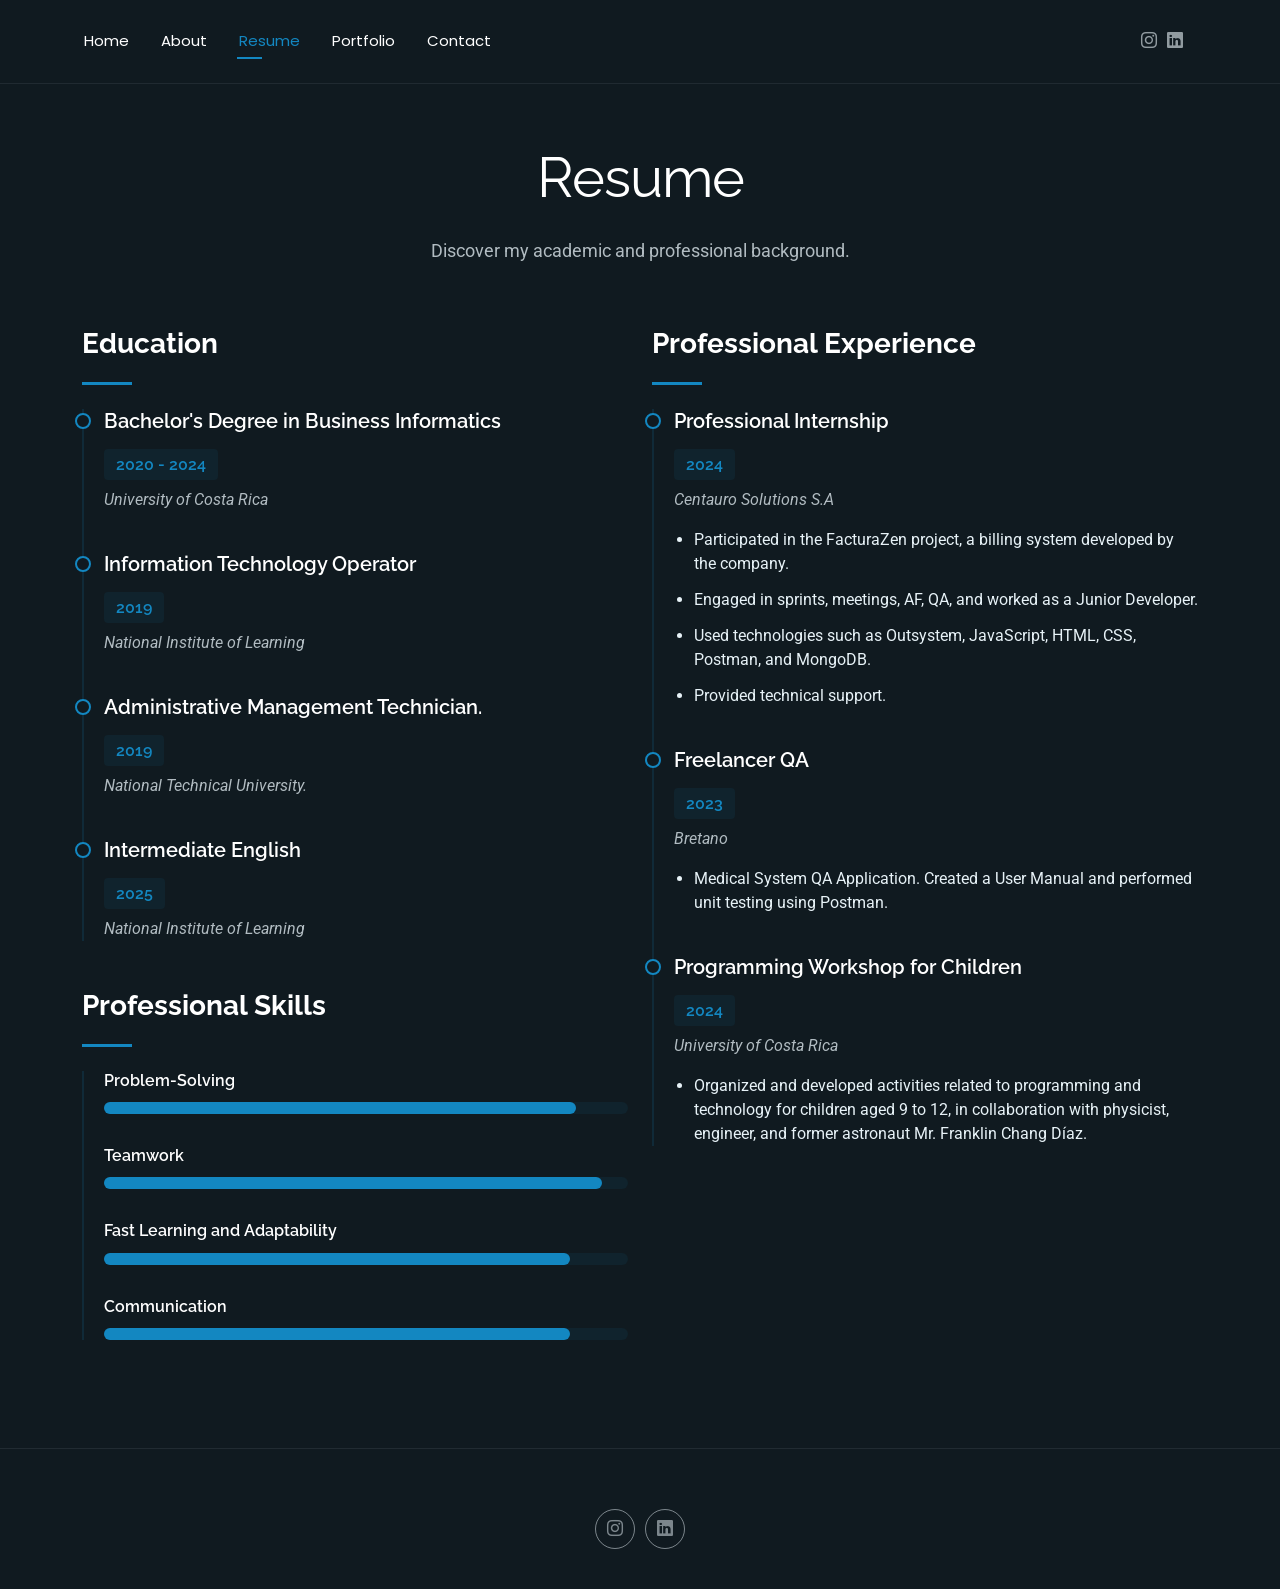
<file: resume.html>
<!DOCTYPE html>
<html lang="en">

<head>
  <meta charset="utf-8">
  <meta content="width=device-width, initial-scale=1.0" name="viewport">
  <title>Portfolio Valeria Barrantes</title>
  <meta name="description" content="">
  <meta name="keywords" content="">

  <!-- Favicons -->
  <link href="assets/img/favicon.png" rel="icon">
  <link href="assets/img/apple-touch-icon.png" rel="apple-touch-icon">

  <!-- Fonts -->
  <link href="https://fonts.googleapis.com" rel="preconnect">
  <link href="https://fonts.gstatic.com" rel="preconnect" crossorigin>
  <link
    href="https://fonts.googleapis.com/css2?family=Roboto:ital,wght@0,100;0,300;0,400;0,500;0,700;0,900;1,100;1,300;1,400;1,500;1,700;1,900&family=Poppins:ital,wght@0,100;0,200;0,300;0,400;0,500;0,600;0,700;0,800;0,900;1,100;1,200;1,300;1,400;1,500;1,600;1,700;1,800;1,900&family=Raleway:ital,wght@0,100;0,200;0,300;0,400;0,500;0,600;0,700;0,800;0,900;1,100;1,200;1,300;1,400;1,500;1,600;1,700;1,800;1,900&display=swap"
    rel="stylesheet">

  <!-- Vendor CSS Files -->
  <link href="assets/vendor/bootstrap/css/bootstrap.min.css" rel="stylesheet">
  <link href="assets/vendor/bootstrap-icons/bootstrap-icons.css" rel="stylesheet">
  <link href="assets/vendor/aos/aos.css" rel="stylesheet">
  <link href="assets/vendor/swiper/swiper-bundle.min.css" rel="stylesheet">
  <link href="assets/vendor/glightbox/css/glightbox.min.css" rel="stylesheet">

  <!-- Main CSS File -->
  <link href="assets/css/main.css" rel="stylesheet">

  <!-- =======================================================
  * Template Name: FolioOne
  * Template URL: https://bootstrapmade.com/folioone-bootstrap-portfolio-website-template/
  * Updated: Aug 23 2025 with Bootstrap v5.3.7
  * Author: BootstrapMade.com
  * License: https://bootstrapmade.com/license/
  ======================================================== -->
</head>

<body class="resume-page">

  <header id="header" class="header d-flex align-items-center light-background sticky-top">
    <div class="container position-relative d-flex align-items-center justify-content-between">

      <!-- <a href="index.html" class="logo d-flex align-items-center me-auto me-xl-0">
      <img src="assets/img/logo.webp" alt="">
      <h1 class="sitename">FolioOne</h1> 
    </a> -->

      <nav id="navmenu" class="navmenu">
        <ul>
          <li><a href="index.html">Home</a></li>
          <li><a href="about.html">About</a></li>
          <li><a href="resume.html" class="active">Resume</a></li>
          <li><a href="portfolio.html">Portfolio</a></li>
          <li><a href="contact.html">Contact</a></li>
        </ul>
        <i class="mobile-nav-toggle d-xl-none bi bi-list"></i>
      </nav>

      <div class="header-social-links">
        <a href="#" class="instagram"><i class="bi bi-instagram"></i></a>
        <a href="https://www.linkedin.com/in/mar%C3%ADa-valeria-barrantes-lizano-5641b323a/" class="linkedin"><i class="bi bi-linkedin"></i></a>
      </div>

    </div>
  </header>

  <main class="main">

    <!-- Resume Section -->
    <section id="resume" class="resume section">

      <!-- Section Title -->
      <div class="container section-title" data-aos="fade-up">
        <h2>Resume</h2>
        <p>Discover my academic and professional background.</p>
      </div><!-- End Section Title -->

      <div class="container" data-aos="fade-up" data-aos-delay="100">

        <div class="row" id="resume-row">
          <div class="col-12 col-md-6 resume-left">

            <!-- Education Section -->
            <div class="resume-item" data-aos="fade-up">
              <h3 class="resume-title">Education</h3>

              <div class="resume-content">
                <article class="education-item">
                  <h4>Bachelor's Degree in Business Informatics</h4>
                  <h5>2020 - 2024</h5>
                  <p class="institution"><em>University of Costa Rica</em></p>
                </article>

                <article class="education-item">
                  <h4>Information Technology Operator</h4>
                  <h5>2019</h5>
                  <p class="institution"><em>National Institute of Learning</em></p>
                </article>

                <article class="education-item">
                  <h4>Administrative Management Technician.</h4>
                  <h5>2019</h5>
                  <p class="institution"><em>National Technical University.</em></p>
                </article>

                <article class="education-item">
                  <h4>Intermediate English</h4>
                  <h5>2025</h5>
                  <p class="institution"><em>National Institute of Learning</em></p>
              </div>
            </div><!-- End Education Section -->

            <!-- Professional Skills Section -->
            <div class="resume-item skills-animation" data-aos="fade-up">
              <h3 class="resume-title">Professional Skills</h3>

              <div class="resume-content">
                <div class="skill-item">
                  <h4>Problem-Solving</h4>
                  <div class="progress">
                    <div class="progress-bar" role="progressbar" aria-valuenow="90" aria-valuemin="0"
                      aria-valuemax="100"></div>
                  </div>
                </div>

                <div class="skill-item">
                  <h4>Teamwork</h4>
                  <div class="progress">
                    <div class="progress-bar" role="progressbar" aria-valuenow="95" aria-valuemin="0"
                      aria-valuemax="100"></div>
                  </div>
                </div>

                <div class="skill-item">
                  <h4>Fast Learning and Adaptability</h4>
                  <div class="progress">
                    <div class="progress-bar" role="progressbar" aria-valuenow="89" aria-valuemin="0"
                      aria-valuemax="100"></div>
                  </div>
                </div>

                <div class="skill-item">
                  <h4>Communication</h4>
                  <div class="progress">
                    <div class="progress-bar" role="progressbar" aria-valuenow="89" aria-valuemin="0"
                      aria-valuemax="100"></div>
                  </div>
                </div>

              </div>
            </div>
          </div><!-- End Professional Skills Section -->


          <div class="col-12 col-md-6 resume-right">
            <!-- Experience Section -->
            <div class="resume-item" data-aos="fade-up" data-aos-delay="100">
              <h3 class="resume-title">Professional Experience</h3>

              <div class="resume-content">
                <article class="experience-item">
                  <h4>Professional Internship</h4>
                  <h5>2024</h5>
                  <p class="company"><em>Centauro Solutions S.A</em></p>
                  <ul>
                    <li>Participated in the FacturaZen project, a billing system developed by the company.</li>
                    <li>Engaged in sprints, meetings, AF, QA, and worked as a Junior Developer.</li>
                    <li>Used technologies such as Outsystem, JavaScript, HTML, CSS, Postman, and MongoDB.</li>
                    <li>Provided technical support.</li>
                  </ul>
                </article>

                <article class="experience-item">
                  <h4>Freelancer QA</h4>
                  <h5>2023</h5>
                  <p class="company"><em>Bretano</em></p>
                  <ul>
                    <li>Medical System QA Application. Created a User Manual and performed unit testing using Postman.
                    </li>
                  </ul>
                </article>

                <article class="experience-item">
                  <h4>Programming Workshop for Children</h4>
                  <h5>2024</h5>
                  <p class="company"><em>University of Costa Rica</em></p>
                  <ul>
                    <li>Organized and developed activities related to programming and technology for children aged 9 to
                      12, in collaboration with physicist, engineer, and former astronaut Mr. Franklin
                      Chang Díaz.</li>

                  </ul>
                </article>
              </div>
            </div><!-- End Experience Section -->
          </div>
        </div>
      </div>



    </section><!-- /Resume Section -->

  </main>

  <footer id="footer" class="footer">

    <div class="container">
      <div class="social-links d-flex justify-content-center">
        <a href=""><i class="bi bi-instagram"></i></a>
        <a href="https://www.linkedin.com/in/mar%C3%ADa-valeria-barrantes-lizano-5641b323a/"><i class="bi bi-linkedin"></i></a>
      </div>

  </footer>

  <!-- Scroll Top -->
  <a href="#" id="scroll-top" class="scroll-top d-flex align-items-center justify-content-center"><i
      class="bi bi-arrow-up-short"></i></a>

  <!-- Preloader -->
  <div id="preloader"></div>

  <!-- Vendor JS Files -->
  <script src="assets/vendor/bootstrap/js/bootstrap.bundle.min.js"></script>
  <script src="assets/vendor/php-email-form/validate.js"></script>
  <script src="assets/vendor/aos/aos.js"></script>
  <script src="assets/vendor/typed.js/typed.umd.js"></script>
  <script src="assets/vendor/waypoints/noframework.waypoints.js"></script>
  <script src="assets/vendor/purecounter/purecounter_vanilla.js"></script>
  <script src="assets/vendor/swiper/swiper-bundle.min.js"></script>
  <script src="assets/vendor/imagesloaded/imagesloaded.pkgd.min.js"></script>
  <script src="assets/vendor/isotope-layout/isotope.pkgd.min.js"></script>
  <script src="assets/vendor/glightbox/js/glightbox.min.js"></script>

  <!-- Main JS File -->
  <script src="assets/js/main.js"></script>

</body>

</html>
</file>
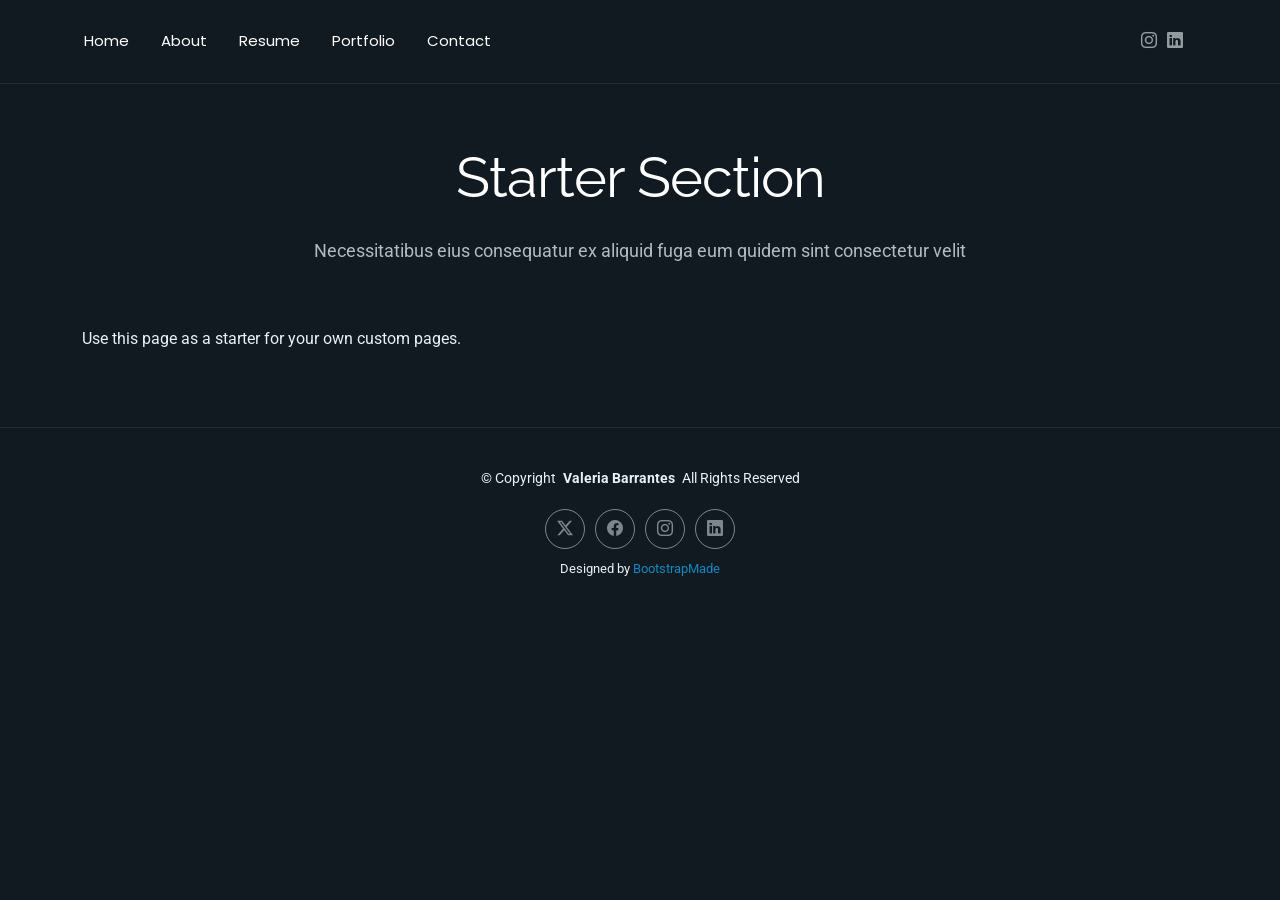
<file: starter-page.html>
<!DOCTYPE html>
<html lang="en">

<head>
  <meta charset="utf-8">
  <meta content="width=device-width, initial-scale=1.0" name="viewport">
  <title>Portfolio Valeria Barrantes</title>
  <meta name="description" content="">
  <meta name="keywords" content="">

  <!-- Favicons -->
  <link href="assets/img/favicon.png" rel="icon">
  <link href="assets/img/apple-touch-icon.png" rel="apple-touch-icon">

  <!-- Fonts -->
  <link href="https://fonts.googleapis.com" rel="preconnect">
  <link href="https://fonts.gstatic.com" rel="preconnect" crossorigin>
  <link href="https://fonts.googleapis.com/css2?family=Roboto:ital,wght@0,100;0,300;0,400;0,500;0,700;0,900;1,100;1,300;1,400;1,500;1,700;1,900&family=Poppins:ital,wght@0,100;0,200;0,300;0,400;0,500;0,600;0,700;0,800;0,900;1,100;1,200;1,300;1,400;1,500;1,600;1,700;1,800;1,900&family=Raleway:ital,wght@0,100;0,200;0,300;0,400;0,500;0,600;0,700;0,800;0,900;1,100;1,200;1,300;1,400;1,500;1,600;1,700;1,800;1,900&display=swap" rel="stylesheet">

  <!-- Vendor CSS Files -->
  <link href="assets/vendor/bootstrap/css/bootstrap.min.css" rel="stylesheet">
  <link href="assets/vendor/bootstrap-icons/bootstrap-icons.css" rel="stylesheet">
  <link href="assets/vendor/aos/aos.css" rel="stylesheet">
  <link href="assets/vendor/swiper/swiper-bundle.min.css" rel="stylesheet">
  <link href="assets/vendor/glightbox/css/glightbox.min.css" rel="stylesheet">

  <!-- Main CSS File -->
  <link href="assets/css/main.css" rel="stylesheet">

  <!-- =======================================================
  * Template Name: FolioOne
  * Template URL: https://bootstrapmade.com/folioone-bootstrap-portfolio-website-template/
  * Updated: Aug 23 2025 with Bootstrap v5.3.7
  * Author: BootstrapMade.com
  * License: https://bootstrapmade.com/license/
  ======================================================== -->
</head>

<body class="starter-page-page">

  <header id="header" class="header d-flex align-items-center light-background sticky-top">
    <div class="container position-relative d-flex align-items-center justify-content-between">

      <!-- <a href="index.html" class="logo d-flex align-items-center me-auto me-xl-0">
      <img src="assets/img/logo.webp" alt="">
      <h1 class="sitename">FolioOne</h1> 
    </a> -->

      <nav id="navmenu" class="navmenu">
        <ul>
          <li><a href="index.html">Home</a></li>
          <li><a href="about.html">About</a></li>
          <li><a href="resume.html">Resume</a></li>
          <li><a href="portfolio.html">Portfolio</a></li>
          <li><a href="contact.html">Contact</a></li>
        </ul>
        <i class="mobile-nav-toggle d-xl-none bi bi-list"></i>
      </nav>

      <div class="header-social-links">
        <a href="#" class="instagram"><i class="bi bi-instagram"></i></a>
        <a href="https://www.linkedin.com/in/mar%C3%ADa-valeria-barrantes-lizano-5641b323a/" class="linkedin"><i class="bi bi-linkedin"></i></a>
      </div>

    </div>
  </header>

  <main class="main">

    <!-- Starter Section Section -->
    <section id="starter-section" class="starter-section section">

      <!-- Section Title -->
      <div class="container section-title" data-aos="fade-up">
        <h2>Starter Section</h2>
        <p>Necessitatibus eius consequatur ex aliquid fuga eum quidem sint consectetur velit</p>
      </div><!-- End Section Title -->

      <div class="container" data-aos="fade-up">
        <p>Use this page as a starter for your own custom pages.</p>
      </div>

    </section><!-- /Starter Section Section -->

  </main>

  <footer id="footer" class="footer">

    <div class="container">
      <div class="copyright text-center ">
        <p>© <span>Copyright</span> <strong class="px-1 sitename">Valeria Barrantes</strong> <span>All Rights Reserved<br></span></p>
      </div>
      <div class="social-links d-flex justify-content-center">
        <a href=""><i class="bi bi-twitter-x"></i></a>
        <a href=""><i class="bi bi-facebook"></i></a>
        <a href=""><i class="bi bi-instagram"></i></a>
        <a href=""><i class="bi bi-linkedin"></i></a>
      </div>
      <div class="credits">
        <!-- All the links in the footer should remain intact. -->
        <!-- You can delete the links only if you've purchased the pro version. -->
        <!-- Licensing information: https://bootstrapmade.com/license/ -->
        <!-- Purchase the pro version with working PHP/AJAX contact form: [buy-url] -->
        Designed by <a href="https://bootstrapmade.com/">BootstrapMade</a>
      </div>
    </div>

  </footer>

  <!-- Scroll Top -->
  <a href="#" id="scroll-top" class="scroll-top d-flex align-items-center justify-content-center"><i class="bi bi-arrow-up-short"></i></a>

  <!-- Preloader -->
  <div id="preloader"></div>

  <!-- Vendor JS Files -->
  <script src="assets/vendor/bootstrap/js/bootstrap.bundle.min.js"></script>
  <script src="assets/vendor/php-email-form/validate.js"></script>
  <script src="assets/vendor/aos/aos.js"></script>
  <script src="assets/vendor/typed.js/typed.umd.js"></script>
  <script src="assets/vendor/waypoints/noframework.waypoints.js"></script>
  <script src="assets/vendor/purecounter/purecounter_vanilla.js"></script>
  <script src="assets/vendor/swiper/swiper-bundle.min.js"></script>
  <script src="assets/vendor/imagesloaded/imagesloaded.pkgd.min.js"></script>
  <script src="assets/vendor/isotope-layout/isotope.pkgd.min.js"></script>
  <script src="assets/vendor/glightbox/js/glightbox.min.js"></script>

  <!-- Main JS File -->
  <script src="assets/js/main.js"></script>

</body>

</html>
</file>
<file: assets/css/main.css>
/**
* Template Name: FolioOne
* Template URL: https://bootstrapmade.com/folioone-bootstrap-portfolio-website-template/
* Updated: Aug 23 2025 with Bootstrap v5.3.7
* Author: BootstrapMade.com
* License: https://bootstrapmade.com/license/
*/

/*--------------------------------------------------------------
# Font & Color Variables
# Help: https://bootstrapmade.com/color-system/
--------------------------------------------------------------*/
/* Fonts */
:root {
  --default-font: "Roboto",  system-ui, -apple-system, "Segoe UI", Roboto, "Helvetica Neue", Arial, "Noto Sans", "Liberation Sans", sans-serif, "Apple Color Emoji", "Segoe UI Emoji", "Segoe UI Symbol", "Noto Color Emoji";
  --heading-font: "Raleway",  sans-serif;
  --nav-font: "Poppins",  sans-serif;
}

/* Global Colors - The following color variables are used throughout the website. Updating them here will change the color scheme of the entire website */
:root { 
  --background-color: #101a20; /* Background color for the entire website, including individual sections */
  --default-color: #e7f2f7; /* Default color used for the majority of the text content across the entire website */
  --heading-color: #ffffff; /* Color for headings, subheadings and title throughout the website */
  --accent-color: #1387c1; /* Accent color that represents your brand on the website. It's used for buttons, links, and other elements that need to stand out */
  --surface-color: #141f26; /* The surface color is used as a background of boxed elements within sections, such as cards, icon boxes, or other elements that require a visual separation from the global background. */
  --contrast-color: #ffffff; /* Contrast color for text, ensuring readability against backgrounds of accent, heading, or default colors. */
}

/* Nav Menu Colors - The following color variables are used specifically for the navigation menu. They are separate from the global colors to allow for more customization options */
:root {
  --nav-color: #ffffff;  /* The default color of the main navmenu links */
  --nav-hover-color: #1387c1; /* Applied to main navmenu links when they are hovered over or active */
  --nav-mobile-background-color: #213642; /* Used as the background color for mobile navigation menu */
  --nav-dropdown-background-color: #051117; /* Used as the background color for dropdown items that appear when hovering over primary navigation items */
  --nav-dropdown-color: #e7f2f7; /* Used for navigation links of the dropdown items in the navigation menu. */
  --nav-dropdown-hover-color: #1387c1; /* Similar to --nav-hover-color, this color is applied to dropdown navigation links when they are hovered over. */
}

/* Color Presets - These classes override global colors when applied to any section or element, providing reuse of the sam color scheme. */

.light-background {
  --background-color: #142027;
  --surface-color: #325264;
}

.dark-background {
  --background-color: #0b1419;
  --default-color: #ffffff;
  --heading-color: #ffffff;
  --surface-color: #252525;
  --contrast-color: #ffffff;
}

/* Smooth scroll */
:root {
  scroll-behavior: smooth;
}

/*--------------------------------------------------------------
# General Styling & Shared Classes
--------------------------------------------------------------*/
body {
  color: var(--default-color);
  background-color: var(--background-color);
  font-family: var(--default-font);
}

a {
  color: var(--accent-color);
  text-decoration: none;
  transition: 0.3s;
}

a:hover {
  color: color-mix(in srgb, var(--accent-color), transparent 25%);
  text-decoration: none;
}

h1,
h2,
h3,
h4,
h5,
h6 {
  color: var(--heading-color);
  font-family: var(--heading-font);
}

/* PHP Email Form Messages
------------------------------*/
.php-email-form .error-message {
  display: none;
  background: #df1529;
  color: #ffffff;
  text-align: left;
  padding: 15px;
  margin-bottom: 24px;
  font-weight: 600;
}

.php-email-form .sent-message {
  display: none;
  color: #ffffff;
  background: #059652;
  text-align: center;
  padding: 15px;
  margin-bottom: 24px;
  font-weight: 600;
}

.php-email-form .loading {
  display: none;
  background: var(--surface-color);
  text-align: center;
  padding: 15px;
  margin-bottom: 24px;
}

.php-email-form .loading:before {
  content: "";
  display: inline-block;
  border-radius: 50%;
  width: 24px;
  height: 24px;
  margin: 0 10px -6px 0;
  border: 3px solid var(--accent-color);
  border-top-color: var(--surface-color);
  animation: php-email-form-loading 1s linear infinite;
}

@keyframes php-email-form-loading {
  0% {
    transform: rotate(0deg);
  }

  100% {
    transform: rotate(360deg);
  }
}

/*--------------------------------------------------------------
# Global Header
--------------------------------------------------------------*/
.header {
  --background-color: rgba(255, 255, 255, 0);
  color: var(--default-color);
  background-color: var(--background-color);
  padding: 15px 0;
  transition: all 0.5s;
  z-index: 997;
  border-bottom: 1px solid color-mix(in srgb, var(--default-color), transparent 92%);
}

.header .logo {
  line-height: 1;
}

.header .logo img {
  max-height: 36px;
  margin-right: 8px;
}

.header .logo h1 {
  font-size: 32px;
  margin: 0;
  font-weight: 400;
  color: var(--heading-color);
}

.header .header-social-links {
  padding-right: 15px;
}

.header .header-social-links a {
  color: color-mix(in srgb, var(--default-color), transparent 40%);
  padding-left: 6px;
  display: inline-block;
  transition: 0.3s;
  font-size: 16px;
}

.header .header-social-links a:hover {
  color: var(--default-color);
}

.header .header-social-links a i {
  line-height: 0px;
}

@media (max-width: 1200px) {
  .header .logo {
    order: 1;
  }

  .header .header-social-links {
    order: 2;
  }

  .header .navmenu {
    order: 3;
  }
}

/* Global Header on Scroll
------------------------------*/
.scrolled .header {
  --background-color: rgba(16, 26, 32, 0.9);
}

/*--------------------------------------------------------------
# Navigation Menu
--------------------------------------------------------------*/
/* Desktop Navigation */
@media (min-width: 1200px) {
  .navmenu {
    padding: 0;
  }

  .navmenu ul {
    margin: 0;
    padding: 0;
    display: flex;
    list-style: none;
    align-items: center;
  }

  .navmenu li {
    position: relative;
  }

  .navmenu>ul>li {
    white-space: nowrap;
    padding: 15px 28px 15px 0;
  }

  .navmenu>ul>li:last-child {
    padding-right: 0;
  }

  .navmenu a,
  .navmenu a:focus {
    color: var(--nav-color);
    font-size: 15px;
    padding: 0 2px;
    font-family: var(--nav-font);
    font-weight: 400;
    display: flex;
    align-items: center;
    justify-content: space-between;
    white-space: nowrap;
    transition: 0.3s;
    position: relative;
  }

  .navmenu a i,
  .navmenu a:focus i {
    font-size: 12px;
    line-height: 0;
    margin-left: 5px;
    transition: 0.3s;
  }

  .navmenu>ul>li>a:before {
    content: "";
    position: absolute;
    height: 2px;
    bottom: -6px;
    left: 0;
    background-color: var(--nav-hover-color);
    visibility: hidden;
    width: 0px;
    transition: all 0.3s ease-in-out 0s;
  }

  .navmenu a:hover:before,
  .navmenu li:hover>a:before,
  .navmenu .active:before {
    visibility: visible;
    width: 25px;
  }

  .navmenu li:hover>a,
  .navmenu .active,
  .navmenu .active:focus {
    color: var(--nav-hover-color);
  }

  .navmenu .dropdown ul {
    margin: 0;
    padding: 10px 0;
    background: var(--nav-dropdown-background-color);
    display: block;
    position: absolute;
    visibility: hidden;
    left: -5px;
    top: 130%;
    opacity: 0;
    transition: 0.3s;
    border-radius: 4px;
    z-index: 99;
    box-shadow: 0px 0px 30px rgba(0, 0, 0, 0.1);
  }

  .navmenu .dropdown ul li {
    min-width: 200px;
  }

  .navmenu .dropdown ul a {
    padding: 10px 20px;
    font-size: 15px;
    text-transform: none;
    color: var(--nav-dropdown-color);
  }

  .navmenu .dropdown ul a i {
    font-size: 12px;
  }

  .navmenu .dropdown ul a:hover,
  .navmenu .dropdown ul .active:hover,
  .navmenu .dropdown ul li:hover>a {
    color: var(--nav-dropdown-hover-color);
  }

  .navmenu .dropdown:hover>ul {
    opacity: 1;
    top: 100%;
    visibility: visible;
  }

  .navmenu .dropdown .dropdown ul {
    top: 0;
    left: -90%;
    visibility: hidden;
  }

  .navmenu .dropdown .dropdown:hover>ul {
    opacity: 1;
    top: 0;
    left: -100%;
    visibility: visible;
  }
}

/* Mobile Navigation */
@media (max-width: 1199px) {
  .mobile-nav-toggle {
    color: var(--nav-color);
    font-size: 28px;
    line-height: 0;
    margin-right: 10px;
    cursor: pointer;
    transition: color 0.3s;
  }

  .navmenu {
    padding: 0;
    z-index: 9997;
  }

  .navmenu ul {
    display: none;
    list-style: none;
    position: absolute;
    inset: 60px 20px 20px 20px;
    padding: 10px 0;
    margin: 0;
    border-radius: 6px;
    background-color: var(--nav-mobile-background-color);
    border: 1px solid color-mix(in srgb, var(--default-color), transparent 90%);
    box-shadow: none;
    overflow-y: auto;
    transition: 0.3s;
    z-index: 9998;
  }

  .navmenu a,
  .navmenu a:focus {
    color: var(--nav-dropdown-color);
    padding: 10px 20px;
    font-family: var(--nav-font);
    font-size: 17px;
    font-weight: 500;
    display: flex;
    align-items: center;
    justify-content: space-between;
    white-space: nowrap;
    transition: 0.3s;
  }

  .navmenu a i,
  .navmenu a:focus i {
    font-size: 12px;
    line-height: 0;
    margin-left: 5px;
    width: 30px;
    height: 30px;
    display: flex;
    align-items: center;
    justify-content: center;
    border-radius: 50%;
    transition: 0.3s;
    background-color: color-mix(in srgb, var(--accent-color), transparent 90%);
  }

  .navmenu a i:hover,
  .navmenu a:focus i:hover {
    background-color: var(--accent-color);
    color: var(--contrast-color);
  }

  .navmenu a:hover,
  .navmenu .active,
  .navmenu .active:focus {
    color: var(--nav-dropdown-hover-color);
  }

  .navmenu .active i,
  .navmenu .active:focus i {
    background-color: var(--accent-color);
    color: var(--contrast-color);
    transform: rotate(180deg);
  }

  .navmenu .dropdown ul {
    position: static;
    display: none;
    z-index: 99;
    padding: 10px 0;
    margin: 10px 20px;
    background-color: var(--nav-dropdown-background-color);
    transition: all 0.5s ease-in-out;
  }

  .navmenu .dropdown ul ul {
    background-color: rgba(33, 37, 41, 0.1);
  }

  .navmenu .dropdown>.dropdown-active {
    display: block;
    background-color: rgba(33, 37, 41, 0.03);
  }

  .mobile-nav-active {
    overflow: hidden;
  }

  .mobile-nav-active .mobile-nav-toggle {
    color: #fff;
    position: absolute;
    font-size: 32px;
    top: 15px;
    right: 15px;
    margin-right: 0;
    z-index: 9999;
  }

  .mobile-nav-active .navmenu {
    position: fixed;
    overflow: hidden;
    inset: 0;
    background: rgba(33, 37, 41, 0.8);
    transition: 0.3s;
  }

  .mobile-nav-active .navmenu>ul {
    display: block;
  }
}

/*--------------------------------------------------------------
# Global Footer
--------------------------------------------------------------*/
.footer {
  color: var(--default-color);
  background-color: var(--background-color);
  font-size: 14px;
  padding: 40px 0;
  position: relative;
  border-top: 1px solid color-mix(in srgb, var(--default-color), transparent 92%);
}

.footer .copyright p {
  margin-bottom: 0;
}

.footer .social-links {
  margin-top: 20px;
}

.footer .social-links a {
  display: flex;
  align-items: center;
  justify-content: center;
  width: 40px;
  height: 40px;
  border-radius: 50%;
  border: 1px solid color-mix(in srgb, var(--default-color), transparent 50%);
  font-size: 16px;
  color: color-mix(in srgb, var(--default-color), transparent 50%);
  margin: 0 5px;
  transition: 0.3s;
}

.footer .social-links a:hover {
  color: var(--accent-color);
  border-color: var(--accent-color);
}

.footer .credits {
  margin-top: 10px;
  font-size: 13px;
  text-align: center;
}

/*--------------------------------------------------------------
# Preloader
--------------------------------------------------------------*/
#preloader {
  position: fixed;
  inset: 0;
  z-index: 9999;
  overflow: hidden;
  background-color: var(--background-color);
  transition: all 0.6s ease-out;
  width: 100%;
  height: 100vh;
}

#preloader:before,
#preloader:after {
  content: "";
  position: absolute;
  border: 4px solid var(--accent-color);
  border-radius: 50%;
  animation: animate-preloader 2s cubic-bezier(0, 0.2, 0.8, 1) infinite;
}

#preloader:after {
  animation-delay: -0.5s;
}

@keyframes animate-preloader {
  0% {
    width: 10px;
    height: 10px;
    top: calc(50% - 5px);
    left: calc(50% - 5px);
    opacity: 1;
  }

  100% {
    width: 72px;
    height: 72px;
    top: calc(50% - 36px);
    left: calc(50% - 36px);
    opacity: 0;
  }
}

/*--------------------------------------------------------------
# Scroll Top Button
--------------------------------------------------------------*/
.scroll-top {
  position: fixed;
  visibility: hidden;
  opacity: 0;
  right: 15px;
  bottom: -15px;
  z-index: 99999;
  background-color: var(--accent-color);
  width: 44px;
  height: 44px;
  border-radius: 50px;
  transition: all 0.4s;
}

.scroll-top i {
  font-size: 24px;
  color: var(--contrast-color);
  line-height: 0;
}

.scroll-top:hover {
  background-color: color-mix(in srgb, var(--accent-color), transparent 20%);
  color: var(--contrast-color);
}

.scroll-top.active {
  visibility: visible;
  opacity: 1;
  bottom: 15px;
}

/*--------------------------------------------------------------
# Disable aos animation delay on mobile devices
--------------------------------------------------------------*/
@media screen and (max-width: 768px) {
  [data-aos-delay] {
    transition-delay: 0 !important;
  }
}

/*--------------------------------------------------------------
# Global Page Titles & Breadcrumbs
--------------------------------------------------------------*/
.page-title {
  color: var(--default-color);
  background-color: var(--background-color);
  position: relative;
}

.page-title .heading {
  padding: 80px 0;
  border-top: 1px solid color-mix(in srgb, var(--default-color), transparent 90%);
}

.page-title .heading h1 {
  font-size: 38px;
  font-weight: 700;
}

.page-title nav {
  background-color: color-mix(in srgb, var(--default-color), transparent 96%);
  padding: 20px 0;
}

.page-title nav ol {
  display: flex;
  flex-wrap: wrap;
  list-style: none;
  padding: 0;
  margin: 0;
  font-size: 16px;
  font-weight: 400;
}

.page-title nav ol li+li {
  padding-left: 10px;
}

.page-title nav ol li+li::before {
  content: "/";
  display: inline-block;
  padding-right: 10px;
  color: color-mix(in srgb, var(--default-color), transparent 70%);
}

/*--------------------------------------------------------------
# Global Sections
--------------------------------------------------------------*/
section,
.section {
  color: var(--default-color);
  background-color: var(--background-color);
  padding: 60px 0;
  scroll-margin-top: 100px;
  overflow: clip;
}

@media (max-width: 1199px) {

  section,
  .section {
    scroll-margin-top: 66px;
  }
}

/*--------------------------------------------------------------
# Global Section Titles
--------------------------------------------------------------*/
.section-title {
  text-align: center;
  padding-bottom: 60px;
  position: relative;
}

.section-title h2 {
  font-size: 3.5rem;
  font-weight: 400;
  line-height: 1.2;
  color: var(--heading-color);
  margin-bottom: 1.5rem;
  letter-spacing: -1px;
}

@media (max-width: 768px) {
  .section-title h2 {
    font-size: 2.5rem;
  }
}

.section-title p {
  font-size: 1.125rem;
  line-height: 1.8;
  color: color-mix(in srgb, var(--default-color), transparent 25%);
  max-width: 900px;
  margin: 0 auto;
  text-wrap: balance;
}

/*--------------------------------------------------------------
# Hero Section
--------------------------------------------------------------*/
.hero {
  padding: 80px 0;
  min-height: 100vh;
  display: flex;
  align-items: center;
}

.hero .hero-content h1 {
  font-size: 3.5rem;
  font-weight: 700;
  margin-bottom: 1rem;
  line-height: 1.2;
}

.hero .hero-content h1 .highlight {
  color: var(--accent-color);
  position: relative;
}

.hero .hero-content h1 .highlight::after {
  content: "";
  position: absolute;
  bottom: 0;
  left: 0;
  width: 100%;
  height: 3px;
  background: linear-gradient(90deg, var(--accent-color), color-mix(in srgb, var(--accent-color), transparent 50%));
  border-radius: 2px;
}

@media (max-width: 768px) {
  .hero .hero-content h1 {
    font-size: 2.5rem;
  }
}

.hero .hero-content h2 {
  font-size: 1.5rem;
  font-weight: 400;
  margin-bottom: 2rem;
  color: color-mix(in srgb, var(--default-color), transparent 20%);
}

.hero .hero-content h2 .typed {
  color: var(--accent-color);
  font-weight: 600;
}

@media (max-width: 768px) {
  .hero .hero-content h2 {
    font-size: 1.25rem;
  }
}

.hero .hero-content p {
  font-size: 1.1rem;
  line-height: 1.6;
  margin-bottom: 2.5rem;
  color: color-mix(in srgb, var(--default-color), transparent 30%);
}

.hero .hero-actions {
  display: flex;
  gap: 1rem;
  margin-bottom: 3rem;
}

.hero .hero-actions .btn {
  padding: 12px 30px;
  border-radius: 50px;
  font-weight: 600;
  text-decoration: none;
  transition: all 0.3s ease;
  border: 2px solid;
}

.hero .hero-actions .btn.btn-primary {
  background: var(--accent-color);
  color: var(--contrast-color);
  border-color: var(--accent-color);
}

.hero .hero-actions .btn.btn-primary:hover {
  background: color-mix(in srgb, var(--accent-color), black 15%);
  border-color: color-mix(in srgb, var(--accent-color), black 15%);
  transform: translateY(-2px);
}

.hero .hero-actions .btn.btn-outline {
  background: transparent;
  color: var(--accent-color);
  border-color: var(--accent-color);
}

.hero .hero-actions .btn.btn-outline:hover {
  transform: translateY(-2px);
}

@media (max-width: 576px) {
  .hero .hero-actions {
    flex-direction: column;
  }

  .hero .hero-actions .btn {
    text-align: center;
  }
}

.hero .social-links {
  display: flex;
  gap: 1rem;
}

.hero .social-links a {
  width: 45px;
  height: 45px;
  background: var(--surface-color);
  border-radius: 50%;
  display: flex;
  align-items: center;
  justify-content: center;
  color: var(--default-color);
  font-size: 1.2rem;
  transition: all 0.3s ease;
}

.hero .social-links a:hover {
  background: var(--accent-color);
  color: var(--contrast-color);
  transform: translateY(-3px);
  box-shadow: 0 8px 25px color-mix(in srgb, var(--accent-color), transparent 70%);
}

.hero .hero-image {
  position: relative;
}

.hero .hero-image .image-wrapper {
  position: relative;
  max-width: 450px;
  margin: 0 auto;
}

.hero .hero-image .image-wrapper img {
  border-radius: 20px;
  box-shadow: 0 5px 15px color-mix(in srgb, var(--default-color), transparent 95%);
  transition: transform 0.3s ease;
}

.hero .hero-image .image-wrapper img:hover {
  transform: scale(1.02);
}

.hero .hero-image .floating-elements {
  position: absolute;
  top: 0;
  left: 0;
  right: 0;
  bottom: 0;
  pointer-events: none;
}

.hero .hero-image .floating-elements .floating-card {
  position: absolute;
  background: var(--surface-color);
  padding: 15px 20px;
  border-radius: 15px;
  box-shadow: 0 10px 30px color-mix(in srgb, var(--default-color), transparent 90%);
  display: flex;
  align-items: center;
  gap: 10px;
  font-weight: 600;
  animation: float 3s ease-in-out infinite;
}

.hero .hero-image .floating-elements .floating-card i {
  font-size: 1.5rem;
  color: var(--accent-color);
}

.hero .hero-image .floating-elements .floating-card.design {
  top: 10%;
  right: -10%;
  animation-delay: 0s;
}

.hero .hero-image .floating-elements .floating-card.code {
  bottom: 30%;
  left: -15%;
  animation-delay: 1s;
}

.hero .hero-image .floating-elements .floating-card.creativity {
  top: 60%;
  right: -5%;
  animation-delay: 2s;
}

@media (max-width: 992px) {
  .hero .hero-image .floating-elements .floating-card {
    display: none;
  }
}

@keyframes float {

  0%,
  100% {
    transform: translateY(0px);
  }

  50% {
    transform: translateY(-10px);
  }
}

@media (max-width: 992px) {
  .hero .hero-content {
    text-align: center;
    margin-bottom: 3rem;
  }
}

/*--------------------------------------------------------------
# About Section
--------------------------------------------------------------*/
.about .intro-content .eyebrow {
  display: inline-block;
  letter-spacing: 0.12em;
  text-transform: uppercase;
  font-size: 12px;
  color: color-mix(in srgb, var(--default-color), transparent 40%);
  margin-bottom: 16px;
}

.about .intro-content .headline {
  font-family: var(--heading-font);
  font-weight: 300;
  line-height: 1.2;
  font-size: clamp(28px, 4vw, 44px);
  margin: 0 0 24px 0;
}

.about .intro-content .lead {
  font-size: 18px;
  line-height: 1.8;
  color: color-mix(in srgb, var(--default-color), transparent 10%);
  margin-bottom: 24px;
}

.about .intro-content p {
  line-height: 1.8;
  margin-bottom: 24px;
  color: color-mix(in srgb, var(--default-color), transparent 5%);
}

.about .intro-content .cta-group {
  display: flex;
  gap: 24px;
  align-items: center;
  margin-top: 24px;
}

.about .intro-content .cta-group .btn-ghost {
  display: inline-flex;
  align-items: center;
  gap: 8px;
  padding: 12px 18px;
  border-radius: 6px;
  color: var(--accent-color);
  background: color-mix(in srgb, var(--accent-color), transparent 92%);
  border: 1px solid color-mix(in srgb, var(--accent-color), transparent 70%);
  transition: 0.3s ease-in-out;
}

.about .intro-content .cta-group .btn-ghost:hover,
.about .intro-content .cta-group .btn-ghost:focus {
  color: var(--contrast-color);
  background: var(--accent-color);
  border-color: var(--accent-color);
  outline: none;
  box-shadow: 0 0 0 3px color-mix(in srgb, var(--accent-color), transparent 70%);
}

.about .intro-content .cta-group .link-underline {
  display: inline-flex;
  align-items: center;
  gap: 8px;
  position: relative;
  color: var(--accent-color);
  padding-bottom: 4px;
  transition: 0.3s ease-in-out;
}

.about .intro-content .cta-group .link-underline::after {
  content: "";
  position: absolute;
  left: 0;
  right: 0;
  bottom: 0;
  height: 1px;
  background: color-mix(in srgb, var(--accent-color), transparent 40%);
  transform: scaleX(0.4);
  transform-origin: left;
  transition: 0.3s ease-in-out;
}

.about .intro-content .cta-group .link-underline:hover,
.about .intro-content .cta-group .link-underline:focus {
  color: color-mix(in srgb, var(--accent-color), transparent 10%);
  outline: none;
}

.about .intro-content .cta-group .link-underline:hover::after,
.about .intro-content .cta-group .link-underline:focus::after {
  transform: scaleX(1);
}

.about .profile-figure {
  margin: 0;
}

.about .profile-figure .profile-photo {
  width: 88%;
  max-width: 440px;
  border-radius: 18px;
  box-shadow: 0 10px 30px color-mix(in srgb, var(--default-color), transparent 92%);
  transform: translateY(0);
  transition: transform 0.3s ease-in-out;
}

.about .profile-figure .profile-caption {
  margin-top: 24px;
  display: flex;
  align-items: center;
  justify-content: center;
}

.about .profile-figure .profile-caption .meta {
  font-size: 14px;
  color: color-mix(in srgb, var(--default-color), transparent 20%);
}

.about .profile-figure .profile-caption .meta .funfact {
  font-size: 13px;
  margin-top: 4px;
  color: color-mix(in srgb, var(--default-color), transparent 35%);
}

.about .profile-figure:hover .profile-photo {
  transform: translateY(-4px);
}

.about .skill-item {
  padding: 24px;
  border-radius: 6px;
  transition: 0.3s ease-in-out;
  background: color-mix(in srgb, var(--surface-color), var(--accent-color) 2%);
  border: 1px solid color-mix(in srgb, var(--default-color), transparent 88%);
  height: 100%;
}

.about .skill-item i {
  font-size: 24px;
  color: var(--accent-color);
  margin-bottom: 16px;
  display: inline-block;
}

.about .skill-item h3 {
  font-size: 16px;
  margin-bottom: 6px;
  font-weight: 500;
}

.about .skill-item p {
  margin: 0;
  font-size: 14px;
  color: color-mix(in srgb, var(--default-color), transparent 25%);
}

.about .skill-item:hover {
  transform: translateY(-3px);
  border-color: color-mix(in srgb, var(--accent-color), transparent 60%);
  box-shadow: 0 10px 30px color-mix(in srgb, var(--default-color), transparent 92%);
}

.about .timeline-item {
  position: relative;
  padding-left: 26px;
}

.about .timeline-item time {
  display: inline-block;
  font-size: 12px;
  letter-spacing: 0.08em;
  text-transform: uppercase;
  color: color-mix(in srgb, var(--default-color), transparent 45%);
  margin-bottom: 6px;
}

.about .timeline-item h4 {
  font-size: 18px;
  font-weight: 400;
  margin: 0 0 6px;
}

.about .timeline-item p {
  font-size: 14px;
  color: color-mix(in srgb, var(--default-color), transparent 25%);
  margin: 0;
}

.about .timeline-item .dot {
  position: absolute;
  left: 0;
  top: 4px;
  width: 10px;
  height: 10px;
  border-radius: 50%;
  background: var(--accent-color);
  box-shadow: 0 0 0 6px color-mix(in srgb, var(--accent-color), transparent 80%);
}

.about .personal-quote {
  padding: 24px 0;
}

.about .personal-quote p {
  font-family: var(--heading-font);
  font-weight: 300;
  font-size: clamp(20px, 3vw, 28px);
  line-height: 1.5;
  color: color-mix(in srgb, var(--default-color), transparent 5%);
  margin: 0 auto;
  max-width: 800px;
}

.about .fact-pill {
  display: flex;
  align-items: center;
  justify-content: center;
  gap: 10px;
  padding: 10px 14px;
  border-radius: 999px;
  border: 1px solid color-mix(in srgb, var(--default-color), transparent 85%);
  background: var(--surface-color);
  color: color-mix(in srgb, var(--default-color), transparent 10%);
  transition: 0.3s ease-in-out;
}

.about .fact-pill i {
  color: var(--accent-color);
}

.about .fact-pill span {
  font-size: 14px;
}

.about .fact-pill:hover {
  transform: translateY(-2px);
  border-color: color-mix(in srgb, var(--accent-color), transparent 60%);
  box-shadow: 0 10px 30px color-mix(in srgb, var(--default-color), transparent 92%);
}

.about .fact-pill:focus-within {
  box-shadow: 0 0 0 3px color-mix(in srgb, var(--accent-color), transparent 70%);
}

@media (max-width: 992px) {
  .about .profile-figure {
    text-align: center !important;
  }

  .about .profile-figure .profile-photo {
    width: 72%;
  }

  .about .intro-content .cta-group {
    flex-wrap: wrap;
  }
}

@media (max-width: 576px) {
  .about .profile-figure .profile-photo {
    width: 100%;
  }
}

/*--------------------------------------------------------------
# Skills Section
--------------------------------------------------------------*/
.skills .skill-box {
  background-color: var(--surface-color);
  padding: 2rem;
  border-radius: 8px;
  box-shadow: 0 0 20px rgba(0, 0, 0, 0.05);
}

.skills .skill-box h3 {
  font-size: 1.2rem;
  margin-bottom: 1rem;
  font-weight: 600;
}

.skills .skill-box p {
  font-size: 0.9rem;
  margin-bottom: 0.8rem;
  opacity: 0.6;
}

.skills .skill-box .progress {
  background-color: color-mix(in srgb, var(--accent-color), transparent 85%);
  border-radius: 50px;
  height: 8px;
  margin-top: 5px;
  overflow: hidden;
}

.skills .skill-box .progress .progress-bar {
  background-color: var(--accent-color);
  height: 100%;
  position: relative;
  border-radius: 50px;
  transition: 0.9s;
  width: 1px;
}

/*--------------------------------------------------------------
# Stats Section
--------------------------------------------------------------*/
.stats .avatars {
  position: relative;
}

.stats .avatars img {
  width: 60px;
  height: 60px;
  border: 3px solid var(--accent-color);
  margin-right: -15px;
  transition: transform 0.3s ease;
}

.stats .avatars img:hover {
  transform: translateY(-5px);
  z-index: 2;
}

.stats .counters h2 {
  color: var(--heading-color);
  font-size: 48px;
  font-weight: 700;
  margin-bottom: 10px;
}

.stats .counters h2 span {
  display: inline-block;
}

.stats .counters p {
  color: var(--default-color);
  font-size: 18px;
  margin: 0;
  opacity: 0.9;
}

@media (max-width: 991px) {
  .stats .row {
    text-align: center;
  }

  .stats .avatars {
    justify-content: center;
    margin-bottom: 40px;
  }

  .stats .counters h2 {
    font-size: 36px;
  }

  .stats .counters p {
    font-size: 16px;
  }

  .stats .counters .col-md-4 {
    margin-bottom: 30px;
  }

  .stats .counters .col-md-4:last-child {
    margin-bottom: 0;
  }
}

@media (max-width: 576px) {
  .stats {
    padding: 60px 0;
  }

  .stats .avatars {
    flex-wrap: wrap;
    justify-content: center;
  }

  .stats .avatars img {
    margin: 0 -8px;
  }
}

/*--------------------------------------------------------------
# Testimonials Section
--------------------------------------------------------------*/
.testimonials .testimonials-carousel,
.testimonials .testimonials-slider {
  overflow: hidden;
}

.testimonials .testimonial-item .testimonial-content {
  border-left: 3px solid var(--accent-color);
  padding-left: 30px;
}

.testimonials .testimonial-item .testimonial-img {
  border-radius: 50%;
  border: 4px solid var(--background-color);
  margin: 0 auto;
}

.testimonials .testimonial-item h3 {
  font-size: 20px;
  font-weight: bold;
  margin: 10px 0 5px 0;
}

.testimonials .testimonial-item h4 {
  font-size: 14px;
  color: color-mix(in srgb, var(--default-color), transparent 40%);
  margin: 0 0 10px 0;
}

.testimonials .testimonial-item .stars i {
  color: #ffc107;
  margin: 0 1px;
}

.testimonials .testimonial-item .quote-icon-left,
.testimonials .testimonial-item .quote-icon-right {
  color: color-mix(in srgb, var(--accent-color), transparent 50%);
  font-size: 26px;
  line-height: 0;
}

.testimonials .testimonial-item .quote-icon-left {
  display: inline-block;
  left: -5px;
  position: relative;
}

.testimonials .testimonial-item .quote-icon-right {
  display: inline-block;
  right: -5px;
  position: relative;
  top: 10px;
  transform: scale(-1, -1);
}

.testimonials .testimonial-item p {
  font-style: italic;
}

.testimonials .swiper-wrapper {
  height: auto;
}

.testimonials .swiper-pagination {
  margin-top: 30px;
  position: relative;
}

.testimonials .swiper-pagination .swiper-pagination-bullet {
  width: 12px;
  height: 12px;
  background-color: color-mix(in srgb, var(--default-color), transparent 85%);
  opacity: 1;
}

.testimonials .swiper-pagination .swiper-pagination-bullet-active {
  background-color: var(--accent-color);
}

/*--------------------------------------------------------------
# Resume Section
--------------------------------------------------------------*/
.resume .resume-item {
  margin-bottom: 3rem;
}

.resume .resume-item .resume-title {
  font-size: 1.75rem;
  font-weight: 700;
  margin-bottom: 1.5rem;
  padding-bottom: 1.5rem;
  position: relative;
  color: var(--heading-color);
}

.resume .resume-item .resume-title::after {
  content: "";
  position: absolute;
  display: block;
  width: 50px;
  height: 3px;
  background: var(--accent-color);
  bottom: 0;
  left: 0;
}

.resume .resume-item .resume-content {
  padding-left: 1.25rem;
  border-left: 2px solid color-mix(in srgb, var(--accent-color), transparent 85%);
}

.resume .resume-item article {
  position: relative;
  margin-bottom: 2.5rem;
}

.resume .resume-item article::before {
  content: "";
  position: absolute;
  width: 16px;
  height: 16px;
  border-radius: 50%;
  left: -1.8rem;
  top: 0.25rem;
  background: var(--background-color);
  border: 2px solid var(--accent-color);
}

.resume .resume-item article h4 {
  font-size: 1.25rem;
  font-weight: 600;
  margin-bottom: 0.5rem;
  color: var(--heading-color);
}

.resume .resume-item article h5 {
  font-size: 1rem;
  background: color-mix(in srgb, var(--accent-color), transparent 92%);
  padding: 0.375rem 0.75rem;
  display: inline-block;
  font-weight: 600;
  margin: 0.5rem 0;
  color: var(--accent-color);
  border-radius: 4px;
}

.resume .resume-item article .institution,
.resume .resume-item article .company {
  font-size: 1rem;
  margin-bottom: 1rem;
  color: color-mix(in srgb, var(--default-color), transparent 25%);
}

.resume .resume-item article p {
  margin-bottom: 1rem;
}

.resume .resume-item article ul {
  padding-left: 1.25rem;
  margin-bottom: 0;
}

.resume .resume-item article ul li {
  padding-bottom: 0.75rem;
  position: relative;
}

.resume .resume-item article ul li:last-child {
  padding-bottom: 0;
}

.resume .skill-item {
  margin-bottom: 2rem;
}

.resume .skill-item h4 {
  font-size: 1rem;
  font-weight: 600;
  margin-bottom: 0.75rem;
  color: var(--heading-color);
}

.resume .skill-item .progress {
  height: 0.75rem;
  background-color: color-mix(in srgb, var(--accent-color), transparent 92%);
  border-radius: 1rem;
  overflow: visible;
}

.resume .skill-item .progress .progress-bar {
  background-color: var(--accent-color);
  position: relative;
  border-radius: 1rem;
  width: 0;
  transition: width 1s ease;
}

.resume .skill-item .progress .progress-bar::after {
  content: attr(aria-valuenow) "%";
  position: absolute;
  right: 0;
  top: -1.75rem;
  font-size: 0.875rem;
  font-weight: 600;
  color: var(--accent-color);
}

@media (max-width: 991.98px) {
  .resume .resume-item {
    margin-bottom: 2rem;
  }
}

@media (max-width: 767.98px) {
  .resume .resume-content {
    padding-left: 1rem !important;
  }

  .resume article::before {
    left: -2rem !important;
  }
}

/*--------------------------------------------------------------
# Services Section
--------------------------------------------------------------*/
.services .service-item {
  display: flex;
  background-color: var(--surface-color);
  border-radius: 12px;
  padding: 2rem;
  height: 100%;
  position: relative;
  overflow: hidden;
  box-shadow: 0 5px 20px rgba(0, 0, 0, 0.03);
  transition: all 0.4s ease;
}

.services .service-item::before {
  content: "";
  position: absolute;
  left: 0;
  top: 0;
  height: 100%;
  width: 4px;
  background-color: var(--accent-color);
  transform: scaleY(0);
  transform-origin: bottom;
  transition: transform 0.4s cubic-bezier(0.65, 0, 0.35, 1);
}

.services .service-item:hover {
  box-shadow: 0 10px 30px rgba(0, 0, 0, 0.08);
  transform: translateY(-5px);
}

.services .service-item:hover::before {
  transform: scaleY(1);
}

.services .service-item:hover .service-icon {
  background-color: var(--accent-color);
  color: var(--contrast-color);
  transform: rotateY(180deg);
}

.services .service-item:hover .service-icon i {
  transform: rotateY(180deg);
}

.services .service-item:hover .service-link i {
  transform: translateX(5px);
}

.services .service-icon {
  flex-shrink: 0;
  width: 70px;
  height: 70px;
  border-radius: 12px;
  background-color: color-mix(in srgb, var(--accent-color), transparent 90%);
  color: var(--accent-color);
  display: flex;
  align-items: center;
  justify-content: center;
  margin-right: 1.5rem;
  transition: all 0.5s ease;
}

.services .service-icon i {
  font-size: 2rem;
  transition: transform 0.5s ease;
}

.services .service-content {
  flex-grow: 1;
}

.services .service-content h3 {
  font-size: 1.4rem;
  margin-bottom: 1rem;
  font-weight: 700;
  color: var(--heading-color);
}

.services .service-content p {
  margin-bottom: 1.25rem;
  color: color-mix(in srgb, var(--default-color), transparent 20%);
}

.services .service-link {
  display: inline-flex;
  align-items: center;
  color: var(--accent-color);
  font-weight: 600;
  text-decoration: none;
  transition: color 0.3s ease;
}

.services .service-link span {
  margin-right: 0.5rem;
}

.services .service-link i {
  transition: transform 0.3s ease;
}

.services .service-link:hover {
  color: color-mix(in srgb, var(--accent-color), transparent 25%);
}

@media (max-width: 767.98px) {
  .services .service-item {
    padding: 1.5rem;
    margin-bottom: 1rem;
  }

  .services .service-icon {
    width: 60px;
    height: 60px;
    margin-right: 1rem;
  }

  .services .service-icon i {
    font-size: 1.5rem;
  }

  .services .service-content h3 {
    font-size: 1.2rem;
    margin-bottom: 0.75rem;
  }

  .services .service-content p {
    margin-bottom: 1rem;
    font-size: 0.95rem;
  }
}

@media (max-width: 575.98px) {
  .services .service-item {
    flex-direction: column;
    text-align: center;
  }

  .services .service-item::before {
    width: 100%;
    height: 4px;
    transform: scaleX(0);
    transform-origin: left;
  }

  .services .service-item:hover::before {
    transform: scaleX(1);
  }

  .services .service-icon {
    margin-right: 0;
    margin-bottom: 1.25rem;
  }

  .services .service-link {
    justify-content: center;
  }
}

/*--------------------------------------------------------------
# Service Details Section
--------------------------------------------------------------*/
.service-details .service-hero {
  margin-bottom: 4rem;
}

.service-details .service-hero .service-meta {
  display: flex;
  align-items: center;
  gap: 1rem;
  margin-bottom: 1.5rem;
}

.service-details .service-hero .service-meta .service-category {
  background: color-mix(in srgb, var(--accent-color), transparent 85%);
  color: var(--accent-color);
  padding: 0.5rem 1rem;
  border-radius: 20px;
  font-size: 0.85rem;
  font-weight: 500;
  letter-spacing: 0.5px;
}

.service-details .service-hero .service-meta .reading-time {
  color: color-mix(in srgb, var(--default-color), transparent 50%);
  font-size: 0.9rem;
  font-weight: 300;
}

.service-details .service-hero h1 {
  font-size: 3.5rem;
  font-weight: 300;
  line-height: 1.2;
  margin-bottom: 1.5rem;
  color: var(--heading-color);
  letter-spacing: -0.02em;
}

.service-details .service-hero .service-description {
  font-size: 1.25rem;
  line-height: 1.7;
  color: color-mix(in srgb, var(--default-color), transparent 25%);
  font-weight: 300;
  margin: 0;
}

.service-details .service-visual {
  margin-bottom: 4rem;
  overflow: hidden;
  border-radius: 4px;
}

.service-details .service-visual img {
  width: 100%;
  height: 400px;
  object-fit: cover;
  transition: transform 0.5s ease;
}

.service-details .service-visual img:hover {
  transform: scale(1.02);
}

.service-details .service-narrative {
  margin-bottom: 5rem;
}

.service-details .service-narrative h3 {
  font-size: 2rem;
  font-weight: 300;
  margin-bottom: 2rem;
  color: var(--heading-color);
  letter-spacing: -0.01em;
}

.service-details .service-narrative p {
  font-size: 1.1rem;
  line-height: 1.8;
  margin-bottom: 2rem;
  color: var(--default-color);
  font-weight: 300;
}

.service-details .benefits-grid {
  display: grid;
  grid-template-columns: repeat(auto-fit, minmax(280px, 1fr));
  gap: 2.5rem;
  margin-top: 3rem;
}

.service-details .benefits-grid .benefit-card {
  text-align: center;
  padding: 0;
}

.service-details .benefits-grid .benefit-card .benefit-icon {
  width: 60px;
  height: 60px;
  background: color-mix(in srgb, var(--accent-color), transparent 90%);
  border-radius: 50%;
  display: flex;
  align-items: center;
  justify-content: center;
  margin: 0 auto 1.5rem;
  transition: all 0.3s ease;
}

.service-details .benefits-grid .benefit-card .benefit-icon i {
  font-size: 1.5rem;
  color: var(--accent-color);
}

.service-details .benefits-grid .benefit-card:hover .benefit-icon {
  background: var(--accent-color);
  transform: translateY(-2px);
}

.service-details .benefits-grid .benefit-card:hover .benefit-icon i {
  color: var(--contrast-color);
}

.service-details .benefits-grid .benefit-card h4 {
  font-size: 1.2rem;
  font-weight: 400;
  margin-bottom: 1rem;
  color: var(--heading-color);
}

.service-details .benefits-grid .benefit-card p {
  font-size: 1rem;
  line-height: 1.6;
  color: color-mix(in srgb, var(--default-color), transparent 30%);
  margin: 0;
}

.service-details .timeline-section {
  margin-bottom: 4rem;
}

.service-details .timeline-section h3 {
  font-size: 2rem;
  font-weight: 300;
  margin-bottom: 3rem;
  color: var(--heading-color);
  letter-spacing: -0.01em;
}

.service-details .timeline-section .timeline {
  position: relative;
}

.service-details .timeline-section .timeline::before {
  content: "";
  position: absolute;
  left: 30px;
  top: 0;
  bottom: 0;
  width: 1px;
  background: color-mix(in srgb, var(--default-color), transparent 85%);
}

.service-details .timeline-section .timeline .timeline-item {
  position: relative;
  padding-left: 80px;
  margin-bottom: 3rem;
}

.service-details .timeline-section .timeline .timeline-item:last-child {
  margin-bottom: 0;
}

.service-details .timeline-section .timeline .timeline-item .timeline-marker {
  position: absolute;
  left: 0;
  top: 0;
  width: 60px;
  height: 60px;
  background: var(--surface-color);
  border: 2px solid color-mix(in srgb, var(--accent-color), transparent 70%);
  border-radius: 50%;
  display: flex;
  align-items: center;
  justify-content: center;
  z-index: 1;
}

.service-details .timeline-section .timeline .timeline-item .timeline-marker span {
  font-size: 1.2rem;
  font-weight: 500;
  color: var(--accent-color);
}

.service-details .timeline-section .timeline .timeline-item .timeline-content h4 {
  font-size: 1.3rem;
  font-weight: 400;
  margin-bottom: 0.75rem;
  color: var(--heading-color);
}

.service-details .timeline-section .timeline .timeline-item .timeline-content p {
  font-size: 1rem;
  line-height: 1.6;
  margin-bottom: 0.5rem;
  color: var(--default-color);
}

.service-details .timeline-section .timeline .timeline-item .timeline-content small {
  color: color-mix(in srgb, var(--default-color), transparent 40%);
  font-size: 0.9rem;
  font-weight: 500;
}

.service-details .service-sidebar {
  padding-left: 2rem;
}

@media (max-width: 992px) {
  .service-details .service-sidebar {
    padding-left: 0;
    margin-top: 4rem;
  }
}

.service-details .overview-card,
.service-details .success-story,
.service-details .consultation-form {
  background: var(--surface-color);
  border-radius: 8px;
  padding: 2.5rem;
  margin-bottom: 2.5rem;
  border: 1px solid color-mix(in srgb, var(--default-color), transparent 93%);
  transition: all 0.3s ease;
}

.service-details .overview-card:hover,
.service-details .success-story:hover,
.service-details .consultation-form:hover {
  border-color: color-mix(in srgb, var(--accent-color), transparent 80%);
}

.service-details .overview-card .overview-header h4 {
  font-size: 1.4rem;
  font-weight: 400;
  margin-bottom: 2rem;
  color: var(--heading-color);
}

.service-details .overview-card .overview-stats {
  display: grid;
  grid-template-columns: repeat(3, 1fr);
  gap: 1.5rem;
  margin-bottom: 2rem;
}

.service-details .overview-card .overview-stats .stat-item {
  text-align: center;
}

.service-details .overview-card .overview-stats .stat-item .stat-number {
  font-size: 2rem;
  font-weight: 300;
  color: var(--accent-color);
  line-height: 1;
  margin-bottom: 0.5rem;
}

.service-details .overview-card .overview-stats .stat-item .stat-label {
  font-size: 0.85rem;
  color: color-mix(in srgb, var(--default-color), transparent 40%);
  font-weight: 500;
  text-transform: uppercase;
  letter-spacing: 0.5px;
}

.service-details .overview-card .overview-details {
  border-top: 1px solid color-mix(in srgb, var(--default-color), transparent 90%);
  padding-top: 1.5rem;
}

.service-details .overview-card .overview-details .detail-row {
  display: flex;
  justify-content: space-between;
  align-items: center;
  margin-bottom: 1rem;
}

.service-details .overview-card .overview-details .detail-row:last-child {
  margin-bottom: 0;
}

.service-details .overview-card .overview-details .detail-row .detail-label {
  font-size: 0.95rem;
  color: color-mix(in srgb, var(--default-color), transparent 30%);
  font-weight: 400;
}

.service-details .overview-card .overview-details .detail-row .detail-value {
  font-size: 0.95rem;
  color: var(--heading-color);
  font-weight: 500;
}

.service-details .success-story .story-quote p {
  font-size: 1.1rem;
  line-height: 1.7;
  color: color-mix(in srgb, var(--default-color), transparent 20%);
  font-style: italic;
  margin-bottom: 2rem;
}

.service-details .success-story .story-author {
  display: flex;
  align-items: center;
  gap: 1rem;
  margin-bottom: 1.5rem;
}

.service-details .success-story .story-author .author-avatar {
  width: 50px;
  height: 50px;
  border-radius: 50%;
  object-fit: cover;
}

.service-details .success-story .story-author .author-details h5 {
  font-size: 1rem;
  font-weight: 500;
  margin-bottom: 0.25rem;
  color: var(--heading-color);
}

.service-details .success-story .story-author .author-details span {
  display: block;
  font-size: 0.9rem;
  color: color-mix(in srgb, var(--default-color), transparent 40%);
  margin-bottom: 0.25rem;
}

.service-details .success-story .story-author .author-details small {
  font-size: 0.8rem;
  color: color-mix(in srgb, var(--default-color), transparent 50%);
}

.service-details .success-story .story-metrics {
  display: grid;
  grid-template-columns: repeat(2, 1fr);
  gap: 1rem;
  padding-top: 1.5rem;
  border-top: 1px solid color-mix(in srgb, var(--default-color), transparent 90%);
}

.service-details .success-story .story-metrics .metric {
  text-align: center;
}

.service-details .success-story .story-metrics .metric .metric-value {
  font-size: 1.5rem;
  font-weight: 500;
  color: var(--accent-color);
  display: block;
  margin-bottom: 0.25rem;
}

.service-details .success-story .story-metrics .metric .metric-label {
  font-size: 0.8rem;
  color: color-mix(in srgb, var(--default-color), transparent 40%);
  text-transform: uppercase;
  letter-spacing: 0.5px;
}

.service-details .consultation-form .form-header {
  margin-bottom: 2rem;
}

.service-details .consultation-form .form-header h4 {
  font-size: 1.4rem;
  font-weight: 400;
  margin-bottom: 0.75rem;
  color: var(--heading-color);
}

.service-details .consultation-form .form-header p {
  font-size: 0.95rem;
  line-height: 1.6;
  color: color-mix(in srgb, var(--default-color), transparent 30%);
  margin: 0;
}

.service-details .consultation-form .form-group {
  margin-bottom: 1.5rem;
}

.service-details .consultation-form .form-input {
  width: 100%;
  padding: 1rem;
  border: 1px solid color-mix(in srgb, var(--default-color), transparent 85%);
  border-radius: 4px;
  font-size: 0.95rem;
  transition: all 0.3s ease;
  background: transparent;
}

.service-details .consultation-form .form-input:focus {
  outline: none;
  border-color: var(--accent-color);
  box-shadow: 0 0 0 3px color-mix(in srgb, var(--accent-color), transparent 90%);
}

.service-details .consultation-form input[type=text],
.service-details .consultation-form input[type=email],
.service-details .consultation-form input[type=tel],
.service-details .consultation-form select,
.service-details .consultation-form textarea {
  color: var(--default-color);
  background-color: var(--surface-color);
  font-size: 14px;
  border-color: color-mix(in srgb, var(--default-color), transparent 80%);
}

.service-details .consultation-form input[type=text]:focus,
.service-details .consultation-form input[type=email]:focus,
.service-details .consultation-form input[type=tel]:focus,
.service-details .consultation-form select:focus,
.service-details .consultation-form textarea:focus {
  border-color: var(--accent-color);
}

.service-details .consultation-form input[type=text]::placeholder,
.service-details .consultation-form input[type=email]::placeholder,
.service-details .consultation-form input[type=tel]::placeholder,
.service-details .consultation-form select::placeholder,
.service-details .consultation-form textarea::placeholder {
  color: color-mix(in srgb, var(--default-color), transparent 70%);
}

.service-details .consultation-form .btn-consultation {
  background: var(--accent-color);
  color: var(--contrast-color);
  border: none;
  padding: 1rem 2rem;
  border-radius: 4px;
  font-size: 0.95rem;
  font-weight: 500;
  width: 100%;
  display: flex;
  align-items: center;
  justify-content: center;
  gap: 0.5rem;
  transition: all 0.3s ease;
  text-transform: none;
}

.service-details .consultation-form .btn-consultation:hover {
  background: color-mix(in srgb, var(--accent-color), transparent 10%);
  transform: translateY(-1px);
}

.service-details .consultation-form .btn-consultation i {
  font-size: 0.9rem;
}

@media (max-width: 768px) {
  .service-details .service-hero h1 {
    font-size: 2.5rem;
  }

  .service-details .service-hero .service-description {
    font-size: 1.1rem;
  }

  .service-details .service-visual img {
    height: 250px;
  }

  .service-details .benefits-grid {
    grid-template-columns: 1fr;
    gap: 2rem;
  }

  .service-details .timeline-section .timeline::before {
    left: 20px;
  }

  .service-details .timeline-section .timeline .timeline-item {
    padding-left: 60px;
  }

  .service-details .timeline-section .timeline .timeline-item .timeline-marker {
    width: 40px;
    height: 40px;
  }

  .service-details .timeline-section .timeline .timeline-item .timeline-marker span {
    font-size: 1rem;
  }

  .service-details .overview-card .overview-stats {
    grid-template-columns: 1fr;
    gap: 1rem;
  }
}

/*--------------------------------------------------------------
# Portfolio Section
--------------------------------------------------------------*/
.portfolio .portfolio-filters {
  display: flex;
  justify-content: center;
  flex-wrap: wrap;
  gap: 10px;
  margin-bottom: 30px;
  padding: 0;
  list-style: none;
}

.portfolio .portfolio-filters li {
  padding: 8px 20px;
  font-size: 0.95rem;
  font-weight: 500;
  border-radius: 30px;
  cursor: pointer;
  transition: all 0.3s ease;
  background-color: color-mix(in srgb, var(--accent-color), transparent 90%);
  color: var(--accent-color);
}

.portfolio .portfolio-filters li:hover {
  background-color: color-mix(in srgb, var(--accent-color), transparent 80%);
}

.portfolio .portfolio-filters li.filter-active {
  background-color: var(--accent-color);
  color: var(--contrast-color);
}

.portfolio .portfolio-card {
  background-color: var(--surface-color);
  border-radius: 10px;
  overflow: hidden;
  box-shadow: 0 5px 15px rgba(0, 0, 0, 0.05);
  margin-bottom: 30px;
  transition: all 0.3s ease;
}

.portfolio .portfolio-card:hover {
  transform: translateY(-10px);
  box-shadow: 0 10px 30px rgba(0, 0, 0, 0.1);
}

.portfolio .portfolio-card:hover .portfolio-img .portfolio-overlay {
  opacity: 1;
}

.portfolio .portfolio-card:hover .portfolio-img img {
  transform: scale(1.1);
}

.portfolio .portfolio-card .portfolio-img {
  position: relative;
  overflow: hidden;
}

.portfolio .portfolio-card .portfolio-img img {
  width: 100%;
  height: auto;
  transition: transform 0.5s ease;
}

.portfolio .portfolio-card .portfolio-img .portfolio-overlay {
  position: absolute;
  top: 0;
  left: 0;
  width: 100%;
  height: 100%;
  background: rgba(0, 0, 0, 0.6);
  display: flex;
  align-items: center;
  justify-content: center;
  gap: 15px;
  opacity: 0;
  transition: all 0.3s ease;
}

.portfolio .portfolio-card .portfolio-img .portfolio-overlay a {
  width: 45px;
  height: 45px;
  background-color: var(--accent-color);
  color: var(--contrast-color);
  border-radius: 50%;
  display: flex;
  align-items: center;
  justify-content: center;
  font-size: 1.2rem;
  transition: all 0.3s ease;
}

.portfolio .portfolio-card .portfolio-img .portfolio-overlay a:hover {
  background-color: color-mix(in srgb, var(--accent-color), #fff 20%);
  transform: translateY(-5px);
}

.portfolio .portfolio-card .portfolio-info {
  padding: 20px;
}

.portfolio .portfolio-card .portfolio-info h4 {
  font-size: 1.2rem;
  font-weight: 700;
  margin-bottom: 5px;
  color: var(--heading-color);
}

.portfolio .portfolio-card .portfolio-info p {
  font-size: 0.9rem;
  color: var(--default-color);
  margin-bottom: 10px;
}

.portfolio .portfolio-card .portfolio-info .portfolio-tags {
  display: flex;
  flex-wrap: wrap;
  gap: 8px;
}

.portfolio .portfolio-card .portfolio-info .portfolio-tags span {
  font-size: 0.8rem;
  padding: 4px 12px;
  border-radius: 20px;
  background-color: color-mix(in srgb, var(--accent-color), transparent 90%);
  color: var(--accent-color);
}

.portfolio .btn-primary {
  background-color: var(--accent-color);
  border-color: var(--accent-color);
  color: var(--contrast-color);
  padding: 12px 30px;
  font-weight: 600;
  border-radius: 5px;
  transition: all 0.3s ease;
}

.portfolio .btn-primary:hover {
  background-color: color-mix(in srgb, var(--accent-color), #000 10%);
  border-color: color-mix(in srgb, var(--accent-color), #000 10%);
  transform: translateY(-3px);
  box-shadow: 0 5px 15px rgba(0, 0, 0, 0.1);
}

/*--------------------------------------------------------------
# Portfolio Details Section
--------------------------------------------------------------*/
.portfolio-details {
  --section-spacing: 2.5rem;
}

.portfolio-details .portfolio-details-media {
  position: relative;
}

.portfolio-details .portfolio-details-media .main-image {
  margin-bottom: 1rem;
  border-radius: 20px;
  overflow: hidden;
  box-shadow: 0 10px 30px rgba(0, 0, 0, 0.08);
}

.portfolio-details .portfolio-details-media .main-image .portfolio-details-slider {
  position: relative;
}

.portfolio-details .portfolio-details-media .main-image .portfolio-details-slider .swiper-wrapper {
  height: auto !important;
}

.portfolio-details .portfolio-details-media .main-image .portfolio-details-slider .swiper-slide img {
  aspect-ratio: 3/2;
  object-fit: cover;
  width: 100%;
}

.portfolio-details .portfolio-details-media .main-image .portfolio-details-slider .swiper-button-next,
.portfolio-details .portfolio-details-media .main-image .portfolio-details-slider .swiper-button-prev {
  background-color: var(--contrast-color);
  width: 40px;
  height: 40px;
  border-radius: 50%;
  transition: all 0.3s ease;
}

.portfolio-details .portfolio-details-media .main-image .portfolio-details-slider .swiper-button-next:after,
.portfolio-details .portfolio-details-media .main-image .portfolio-details-slider .swiper-button-prev:after {
  font-size: 16px;
  color: var(--accent-color);
  font-weight: bold;
}

.portfolio-details .portfolio-details-media .main-image .portfolio-details-slider .swiper-button-next:hover,
.portfolio-details .portfolio-details-media .main-image .portfolio-details-slider .swiper-button-prev:hover {
  background-color: var(--accent-color);
}

.portfolio-details .portfolio-details-media .main-image .portfolio-details-slider .swiper-button-next:hover:after,
.portfolio-details .portfolio-details-media .main-image .portfolio-details-slider .swiper-button-prev:hover:after {
  color: var(--contrast-color);
}

.portfolio-details .portfolio-details-media .thumbnail-grid img {
  height: 80px;
  object-fit: cover;
  border-radius: 8px;
  cursor: pointer;
  transition: all 0.3s ease;
  box-shadow: 0 4px 10px rgba(0, 0, 0, 0.05);
}

.portfolio-details .portfolio-details-media .thumbnail-grid img:hover {
  transform: translateY(-5px);
  box-shadow: 0 8px 15px rgba(0, 0, 0, 0.1);
}

.portfolio-details .portfolio-details-media .tech-stack-badges {
  display: flex;
  flex-wrap: wrap;
  gap: 10px;
  margin-top: 1.5rem;
}

.portfolio-details .portfolio-details-media .tech-stack-badges span {
  display: inline-block;
  padding: 6px 12px;
  font-size: 13px;
  font-weight: 500;
  border-radius: 20px;
  background-color: color-mix(in srgb, var(--heading-color), transparent 85%);
  color: var(--heading-color);
  transition: all 0.3s ease;
}

.portfolio-details .portfolio-details-media .tech-stack-badges span:hover {
  background-color: color-mix(in srgb, var(--heading-color), transparent 70%);
  transform: translateY(-2px);
}

.portfolio-details .portfolio-details-content {
  padding: 0 0 0 2rem;
  height: 100%;
  display: flex;
  flex-direction: column;
}

.portfolio-details .portfolio-details-content .project-meta {
  display: flex;
  flex-wrap: wrap;
  justify-content: space-between;
  margin-bottom: 1.5rem;
}

.portfolio-details .portfolio-details-content .project-meta .badge-wrapper .project-badge {
  display: inline-block;
  padding: 8px 16px;
  background-color: color-mix(in srgb, var(--accent-color), transparent 90%);
  color: var(--accent-color);
  border-radius: 30px;
  font-weight: 600;
  font-size: 14px;
}

.portfolio-details .portfolio-details-content .project-meta .date-client {
  display: flex;
  gap: 1.5rem;
}

.portfolio-details .portfolio-details-content .project-meta .date-client .meta-item {
  display: flex;
  align-items: center;
  font-size: 14px;
  color: color-mix(in srgb, var(--default-color), transparent 30%);
}

.portfolio-details .portfolio-details-content .project-meta .date-client .meta-item i {
  margin-right: 6px;
  color: var(--accent-color);
}

.portfolio-details .portfolio-details-content .project-title {
  font-size: 2.2rem;
  margin-bottom: 1rem;
  font-weight: 700;
  line-height: 1.2;
  color: var(--heading-color);
}

.portfolio-details .portfolio-details-content .project-website {
  display: flex;
  align-items: center;
  margin-bottom: 1.5rem;
}

.portfolio-details .portfolio-details-content .project-website i {
  font-size: 22px;
  color: var(--accent-color);
  margin-right: 8px;
}

.portfolio-details .portfolio-details-content .project-website a {
  font-weight: 500;
  transition: all 0.3s;
}

.portfolio-details .portfolio-details-content .project-website a:hover {
  letter-spacing: 0.5px;
}

.portfolio-details .portfolio-details-content .project-overview {
  margin-bottom: var(--section-spacing);
}

.portfolio-details .portfolio-details-content .project-overview .lead {
  font-size: 1.1rem;
  line-height: 1.7;
  color: color-mix(in srgb, var(--default-color), transparent 15%);
  margin-bottom: 1.5rem;
}

.portfolio-details .portfolio-details-content .project-overview .project-accordion .accordion-item {
  border: none;
  background: none;
  margin-bottom: 10px;
}

.portfolio-details .portfolio-details-content .project-overview .project-accordion .accordion-item .accordion-header .accordion-button {
  padding: 1rem;
  font-weight: 600;
  font-size: 1rem;
  color: var(--heading-color);
  background-color: color-mix(in srgb, var(--surface-color), transparent 70%);
  border-radius: 8px !important;
  box-shadow: none;
}

.portfolio-details .portfolio-details-content .project-overview .project-accordion .accordion-item .accordion-header .accordion-button:not(.collapsed) {
  background-color: var(--surface-color);
  color: var(--accent-color);
  border-bottom-left-radius: 0 !important;
  border-bottom-right-radius: 0 !important;
  box-shadow: 0 4px 10px rgba(0, 0, 0, 0.03);
}

.portfolio-details .portfolio-details-content .project-overview .project-accordion .accordion-item .accordion-header .accordion-button:not(.collapsed) i {
  color: var(--accent-color);
}

.portfolio-details .portfolio-details-content .project-overview .project-accordion .accordion-item .accordion-header .accordion-button::after {
  background-size: 14px;
  width: 14px;
  height: 14px;
}

.portfolio-details .portfolio-details-content .project-overview .project-accordion .accordion-item .accordion-header .accordion-button i {
  font-size: 1.1rem;
}

.portfolio-details .portfolio-details-content .project-overview .project-accordion .accordion-item .accordion-body {
  padding: 1rem;
  background-color: var(--surface-color);
  border-bottom-left-radius: 8px;
  border-bottom-right-radius: 8px;
}

.portfolio-details .portfolio-details-content .project-overview .project-accordion .accordion-item .accordion-body p {
  margin-bottom: 0;
  color: color-mix(in srgb, var(--default-color), transparent 25%);
  line-height: 1.6;
}

.portfolio-details .portfolio-details-content .project-features {
  margin-bottom: var(--section-spacing);
}

.portfolio-details .portfolio-details-content .project-features h3 {
  display: flex;
  align-items: center;
  font-size: 1.25rem;
  margin-bottom: 1.2rem;
}

.portfolio-details .portfolio-details-content .project-features h3 i {
  margin-right: 10px;
  color: var(--accent-color);
  font-size: 1.1em;
}

.portfolio-details .portfolio-details-content .project-features .feature-list {
  list-style: none;
  padding-left: 0;
}

.portfolio-details .portfolio-details-content .project-features .feature-list li {
  display: flex;
  align-items: center;
  padding: 8px 0;
  font-size: 15px;
  color: color-mix(in srgb, var(--default-color), transparent 15%);
}

.portfolio-details .portfolio-details-content .project-features .feature-list li i {
  color: var(--accent-color);
  margin-right: 10px;
  font-size: 1.1em;
}

.portfolio-details .portfolio-details-content .cta-buttons {
  display: flex;
  flex-wrap: wrap;
  gap: 1rem;
  margin-top: auto;
}

.portfolio-details .portfolio-details-content .cta-buttons .btn-view-project {
  padding: 12px 28px;
  background-color: var(--accent-color);
  color: var(--contrast-color);
  border-radius: 30px;
  font-weight: 500;
  transition: all 0.3s ease;
}

.portfolio-details .portfolio-details-content .cta-buttons .btn-view-project:hover {
  background-color: color-mix(in srgb, var(--accent-color), black 15%);
  transform: translateY(-3px);
  box-shadow: 0 8px 15px rgba(0, 0, 0, 0.1);
}

.portfolio-details .portfolio-details-content .cta-buttons .btn-next-project {
  padding: 12px 28px;
  background-color: color-mix(in srgb, var(--heading-color), transparent 90%);
  color: var(--heading-color);
  border-radius: 30px;
  font-weight: 500;
  transition: all 0.3s ease;
  display: flex;
  align-items: center;
  gap: 8px;
}

.portfolio-details .portfolio-details-content .cta-buttons .btn-next-project i {
  transition: transform 0.3s ease;
}

.portfolio-details .portfolio-details-content .cta-buttons .btn-next-project:hover {
  background-color: color-mix(in srgb, var(--heading-color), transparent 80%);
}

.portfolio-details .portfolio-details-content .cta-buttons .btn-next-project:hover i {
  transform: translateX(3px);
}

@media (max-width: 1199.98px) {
  .portfolio-details .portfolio-details-content {
    padding-left: 1rem;
  }
}

@media (max-width: 991.98px) {
  .portfolio-details .portfolio-details-content {
    padding: 2rem 0 0 0;
  }

  .portfolio-details .portfolio-details-content .cta-buttons {
    margin-top: 2rem;
  }
}

@media (max-width: 767.98px) {
  .portfolio-details .project-meta {
    flex-direction: column;
    gap: 1rem;
  }

  .portfolio-details .project-meta .date-client {
    flex-direction: column;
    gap: 0.5rem;
  }

  .portfolio-details .cta-buttons {
    flex-direction: column;
    width: 100%;
  }

  .portfolio-details .cta-buttons a {
    width: 100%;
    text-align: center;
  }
}

.portfolio-details-link {
  width: 55px;
  height: 55px;
  display: flex;
  align-items: center;
  justify-content: center;
  background: rgba(0,0,0,0.6);
  border-radius: 50%;
  position: absolute;
  top: 15px;
  right: 15px;
  transition: 0.3s;
}

.portfolio-details-link:hover {
  background: rgba(0,0,0,0.85);
  transform: scale(1.1);
}

.portfolio-details-link i {
  font-size: 26px;
  color: white;
}
/*--------------------------------------------------------------
# Contact Section
--------------------------------------------------------------*/
.contact .info-box {
  background-color: var(--surface-color);
  padding: 3rem;
  border-radius: 1rem;
  height: 100%;
}

.contact .info-box h3 {
  color: var(--contrast-color);
  font-size: 2rem;
  margin-bottom: 1rem;
}

@media (max-width: 767.98px) {
  .contact .info-box h3 {
    font-size: 1.75rem;
  }
}

.contact .info-box p {
  opacity: 0.8;
  margin-bottom: 2rem;
}

.contact .info-box a {
  color: var(--contrast-color);
}

@media (max-width: 992px) {
  .contact .info-box {
    padding: 1.5rem;
  }
}

.contact .info-item {
  display: flex;
  gap: 1.5rem;
  margin-bottom: 2rem;
}

.contact .info-item:last-child {
  margin-bottom: 0;
}

.contact .info-item .icon-box {
  width: 3.5rem;
  height: 3.5rem;
  background-color: var(--surface-color);
  border-radius: 50%;
  display: flex;
  align-items: center;
  justify-content: center;
  flex-shrink: 0;
  transition: 0.3s;
}

.contact .info-item .icon-box i {
  font-size: 1.5rem;
  color: var(--contrast-color);
}

.contact .info-item:hover .icon-box {
  background-color: var(--accent-color);
}

.contact .info-item .content h4 {
  color: var(--contrast-color);
  font-size: 1.25rem;
  margin-bottom: 0.5rem;
  font-weight: 700;
}

.contact .info-item .content p {
  margin-bottom: 0.25rem;
  font-size: 0.95rem;
}

.contact .info-item .content p:last-child {
  margin-bottom: 0;
}

.contact .contact-form {
  background-color: var(--surface-color);
  padding: 3rem;
  border-radius: 1rem;
  height: 100%;
  box-shadow: 0 0 25px rgba(0, 0, 0, 0.05);
}

@media (max-width: 992px) {
  .contact .contact-form {
    padding: 1.5rem;
  }
}

.contact .contact-form h3 {
  font-size: 2rem;
  margin-bottom: 1rem;
}

@media (max-width: 768px) {
  .contact .contact-form h3 {
    font-size: 1.75rem;
  }
}

.contact .contact-form p {
  color: color-mix(in srgb, var(--default-color), transparent 25%);
  margin-bottom: 2rem;
}

.contact .contact-form .form-control,
.contact .contact-form .form-select {
  padding: 0.875rem 1.25rem;
  border-color: color-mix(in srgb, var(--default-color), transparent 90%);
  border-radius: 0.5rem;
  background-color: transparent;
  color: var(--default-color);
}

.contact .contact-form .form-control:focus,
.contact .contact-form .form-select:focus {
  box-shadow: none;
  border-color: var(--accent-color);
}

.contact .contact-form .form-control::placeholder,
.contact .contact-form .form-select::placeholder {
  color: color-mix(in srgb, var(--default-color), transparent 50%);
}

.contact .contact-form .btn {
  background-color: color-mix(in srgb, var(--surface-color), transparent 80%);
  color: var(--contrast-color);
  padding: 1rem 2rem;
  border-radius: 2rem;
  display: inline-flex;
  align-items: center;
  gap: 0.5rem;
  transition: 0.3s;
}

.contact .contact-form .btn i {
  font-size: 1.25rem;
}

.contact .contact-form .btn:hover {
  background-color: color-mix(in srgb, var(--surface-color), transparent 70%);
}

/*--------------------------------------------------------------
# Starter Section Section
--------------------------------------------------------------*/
.starter-section {
  /* Add your styles here */
}
</file>
